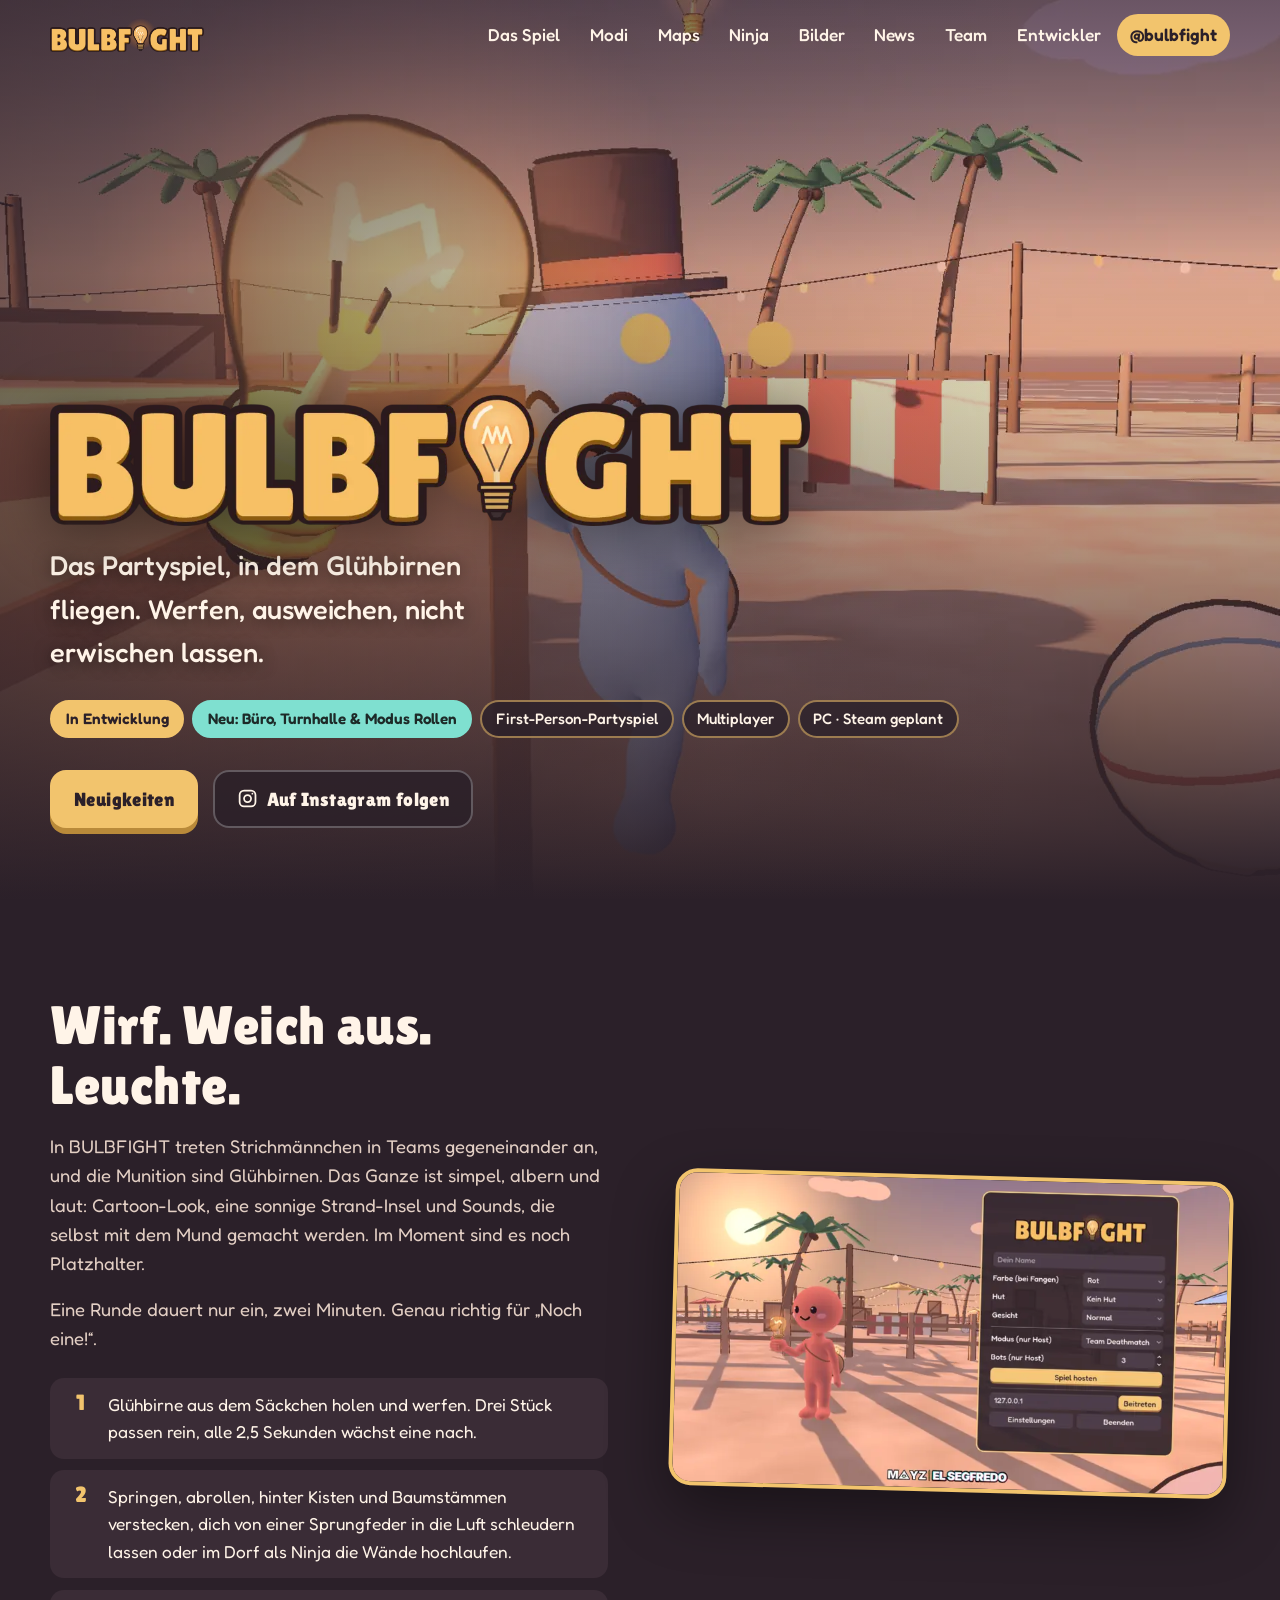
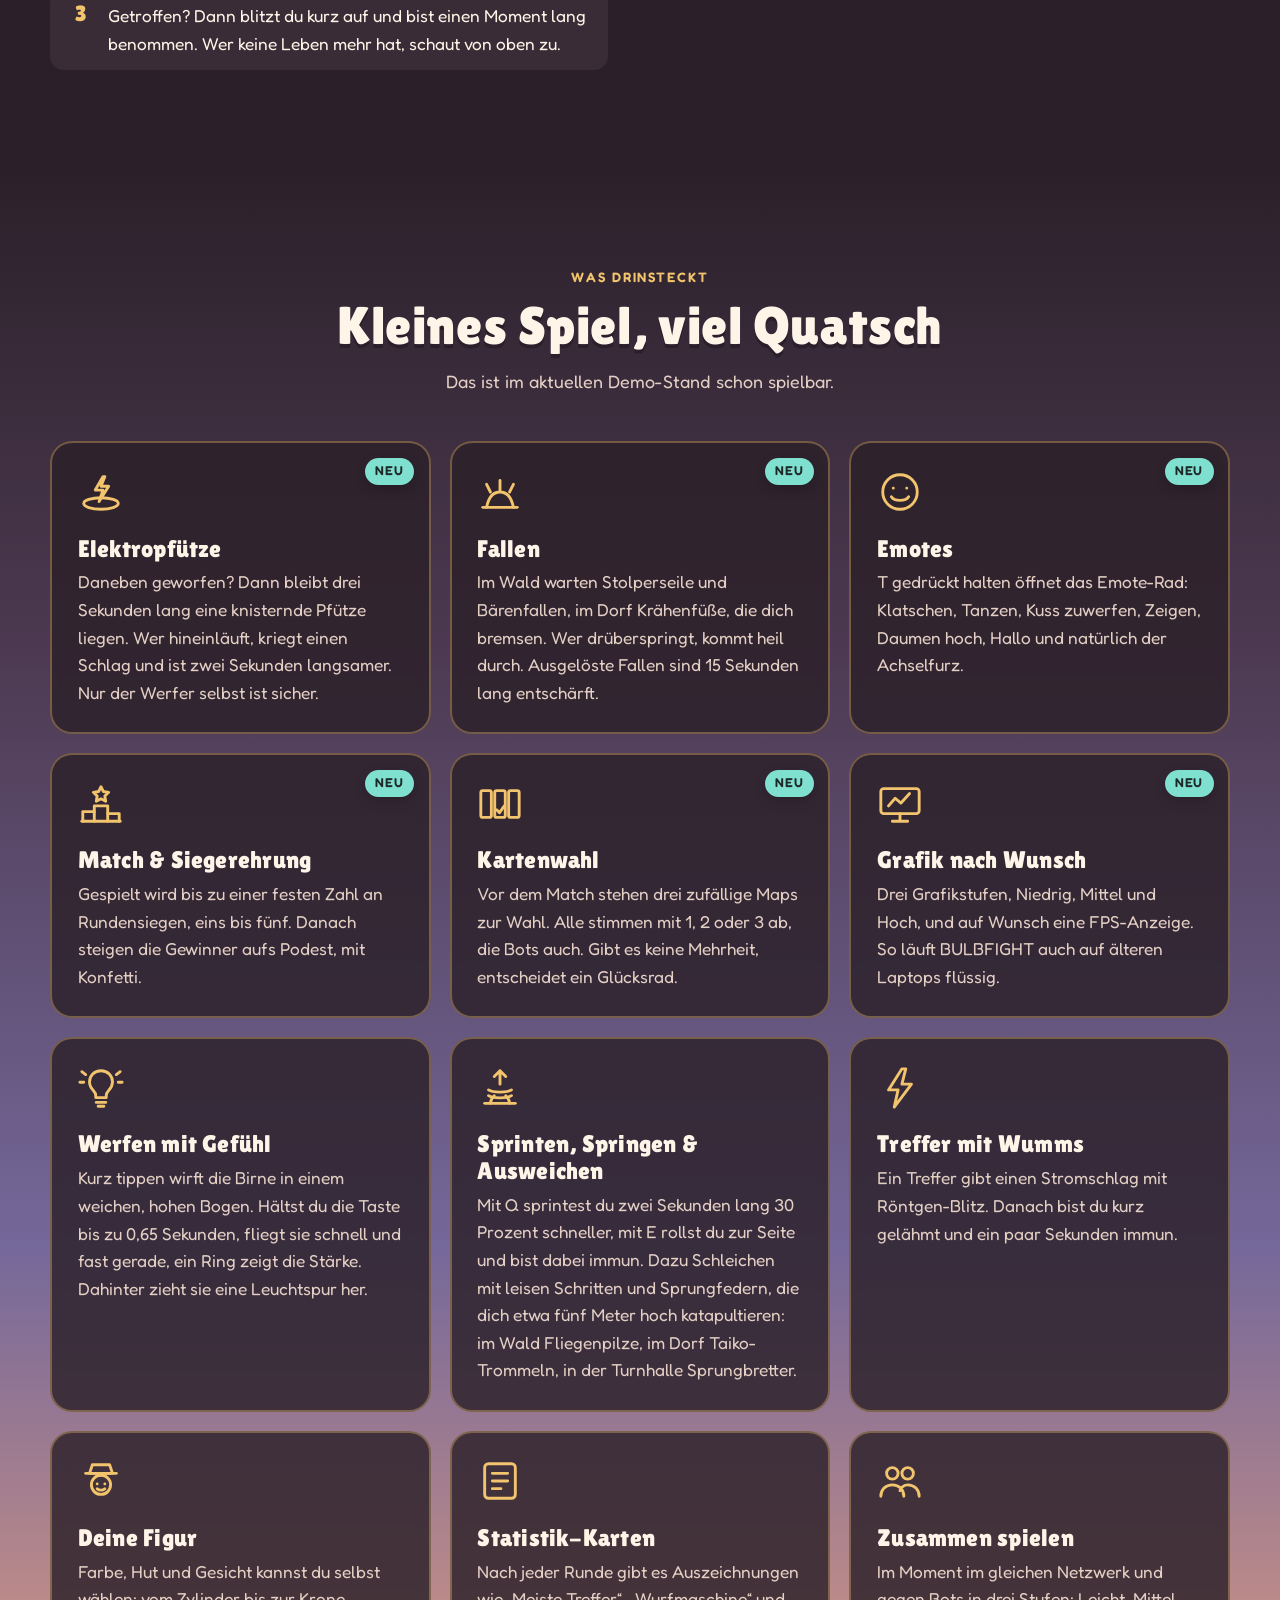
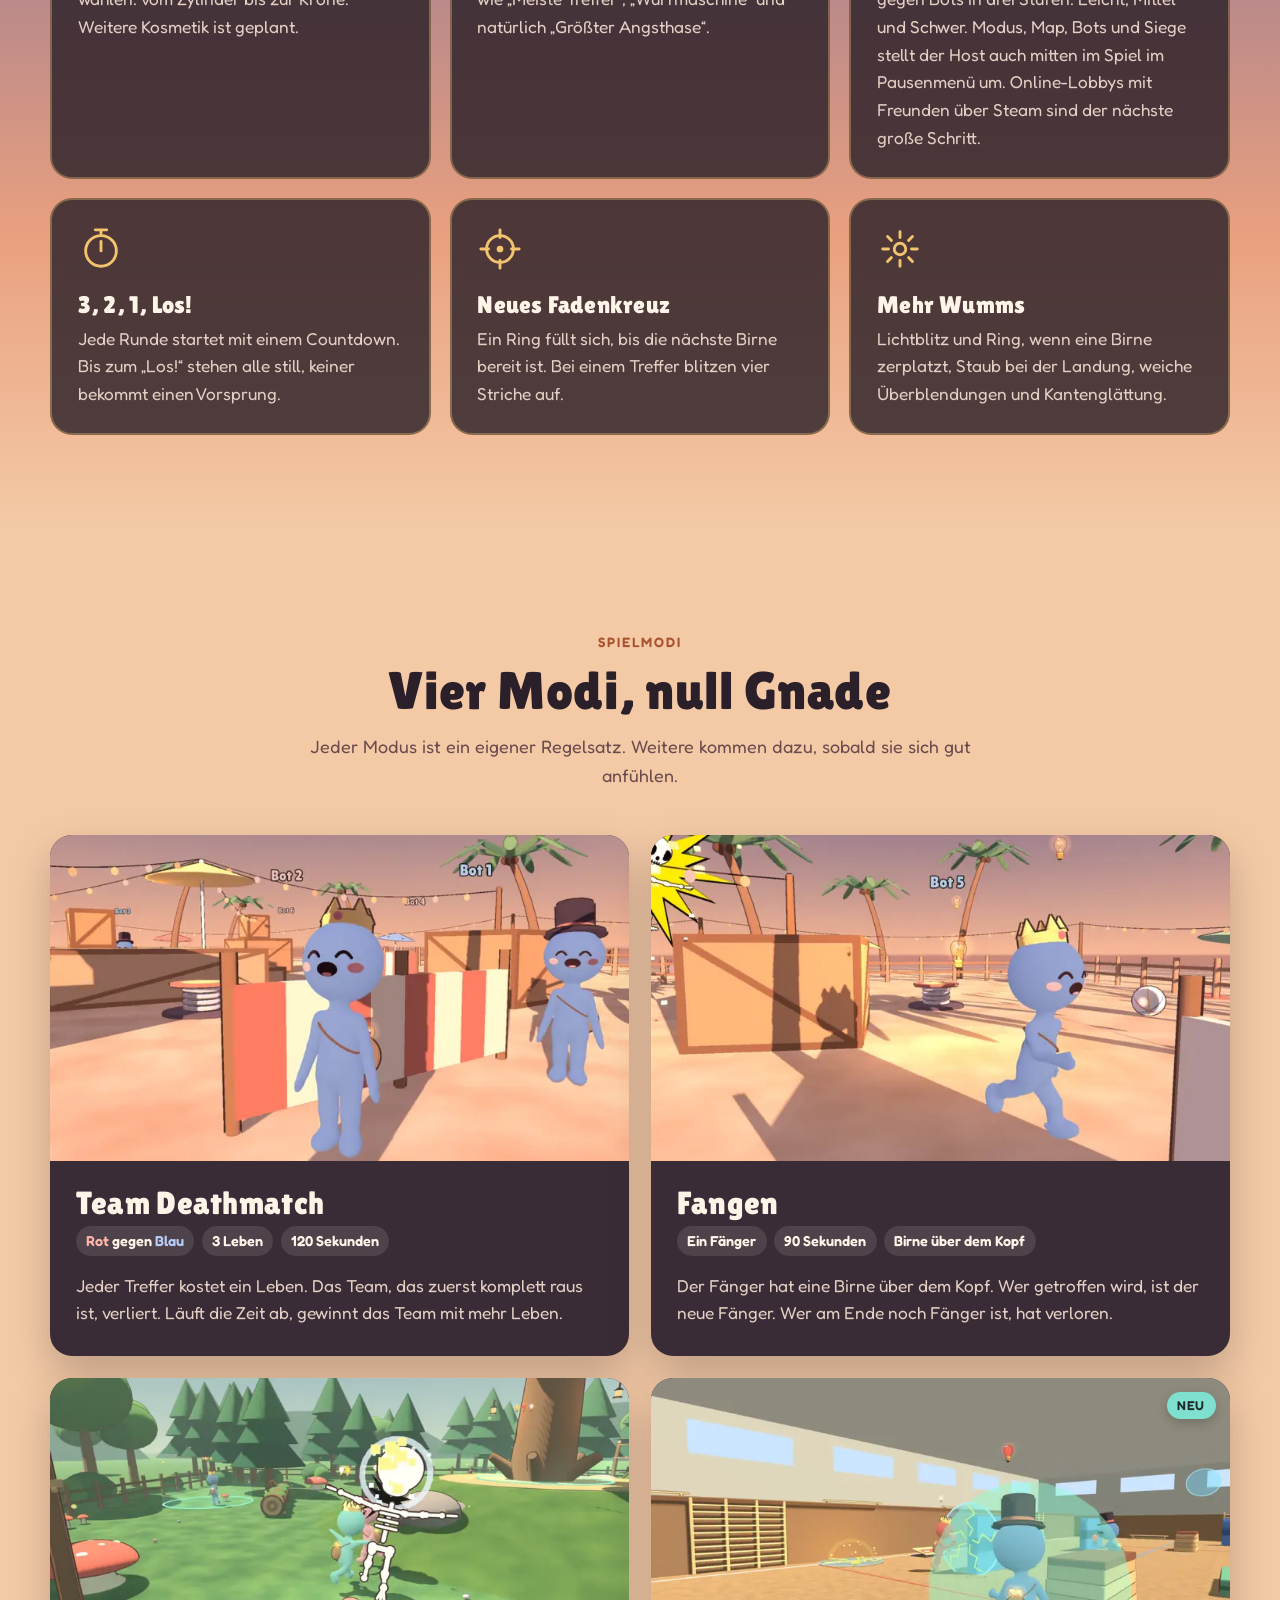
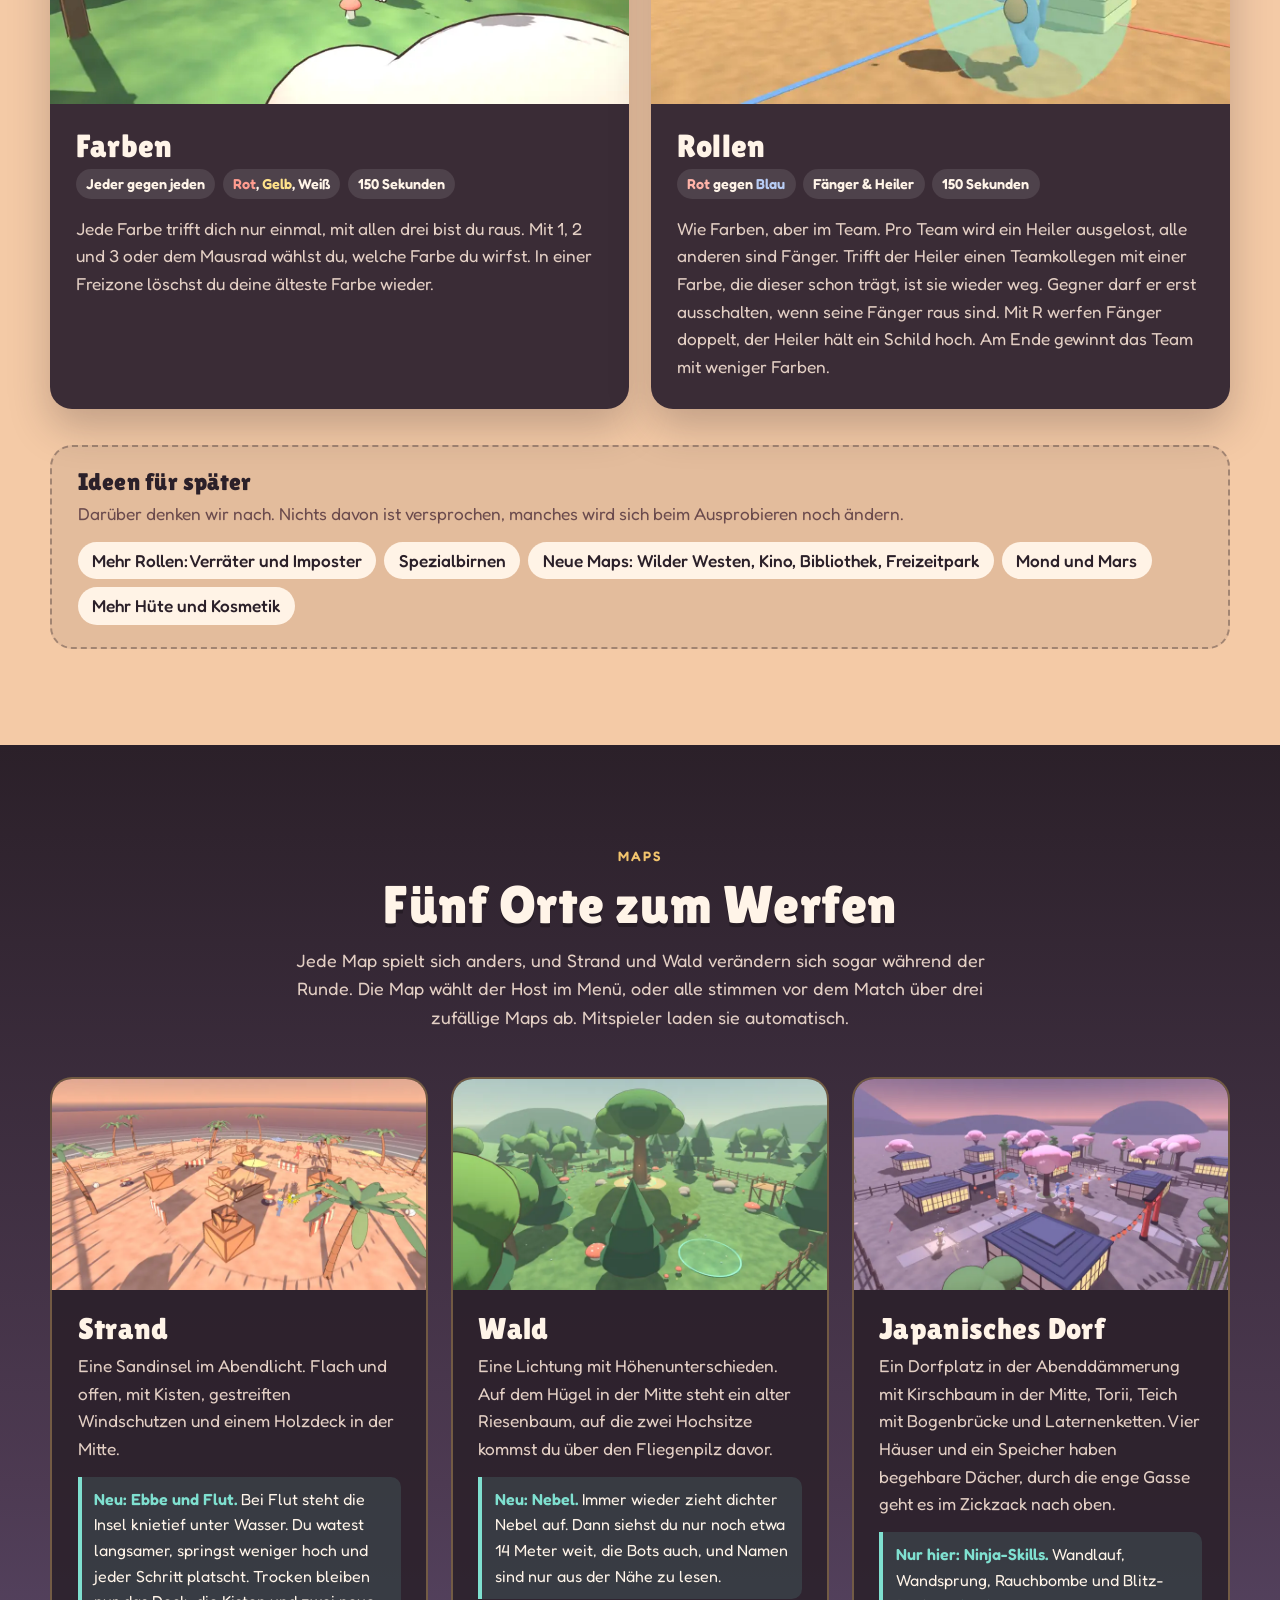
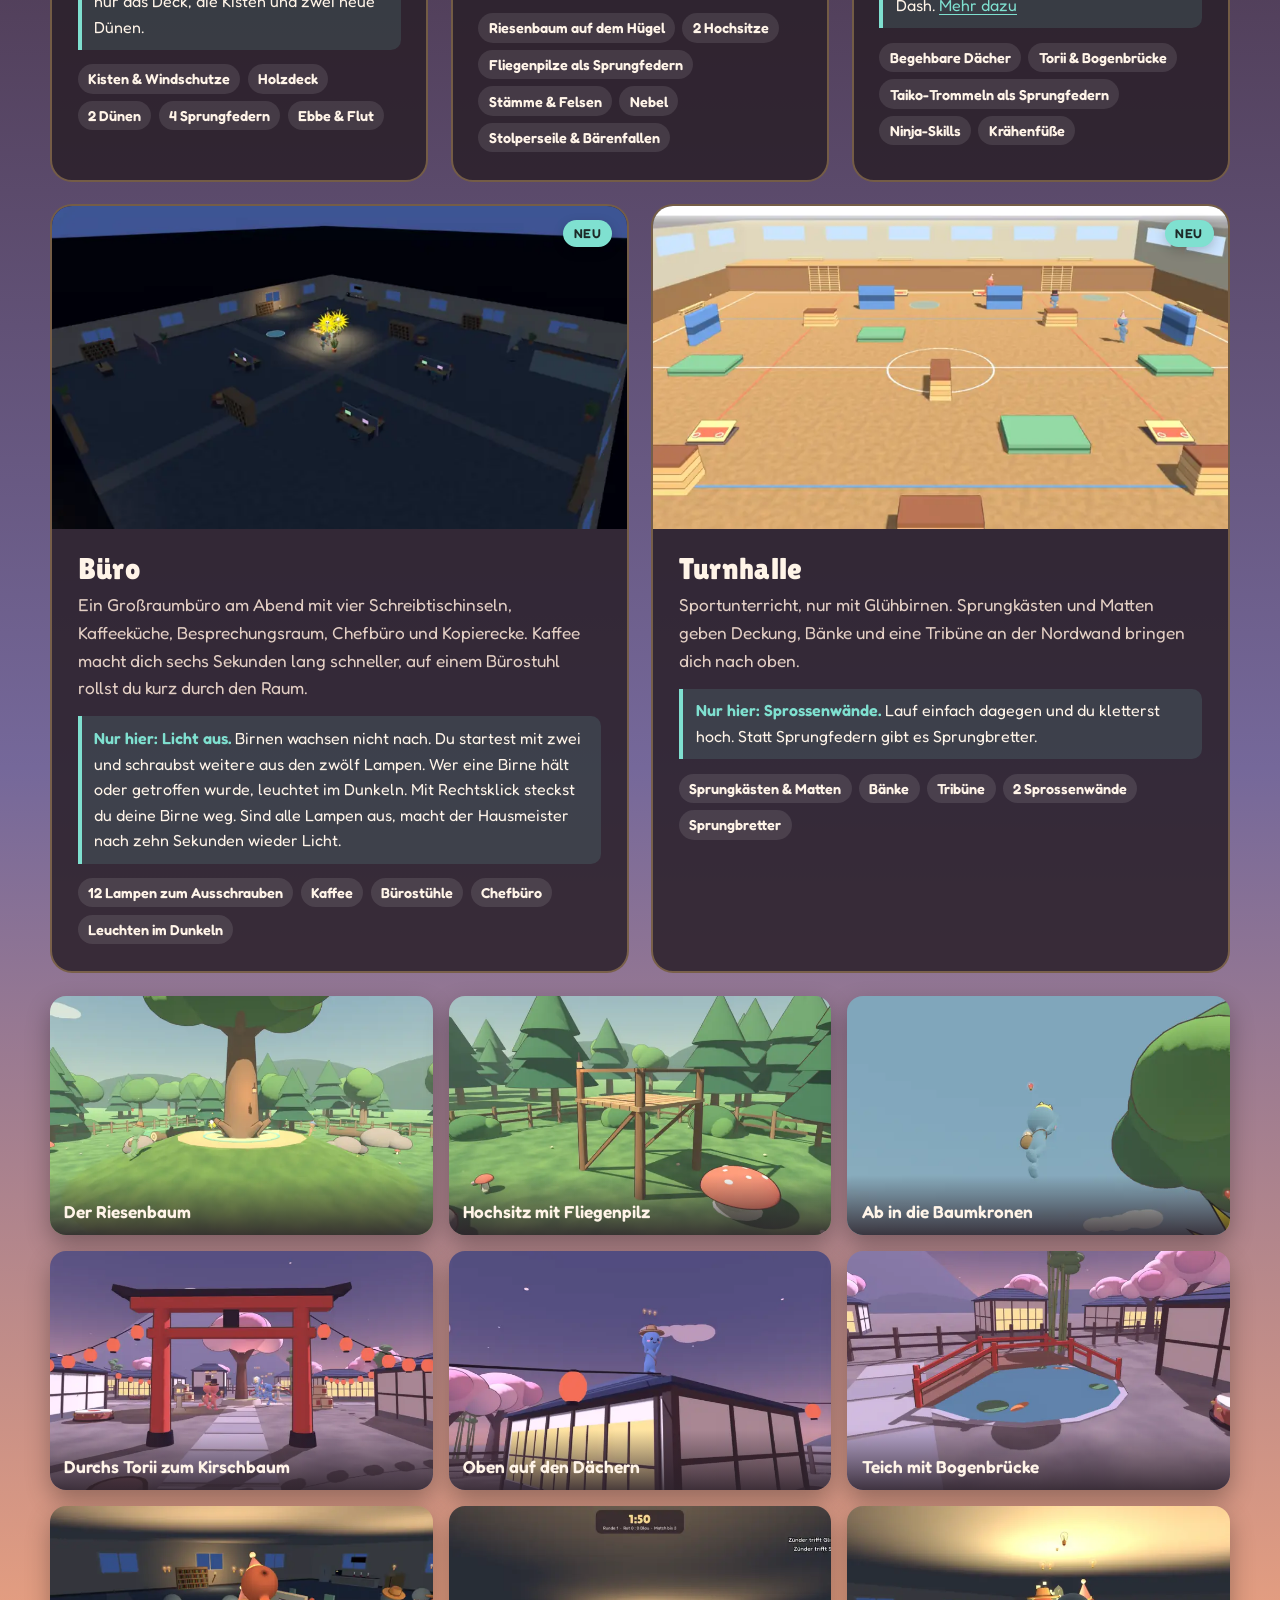
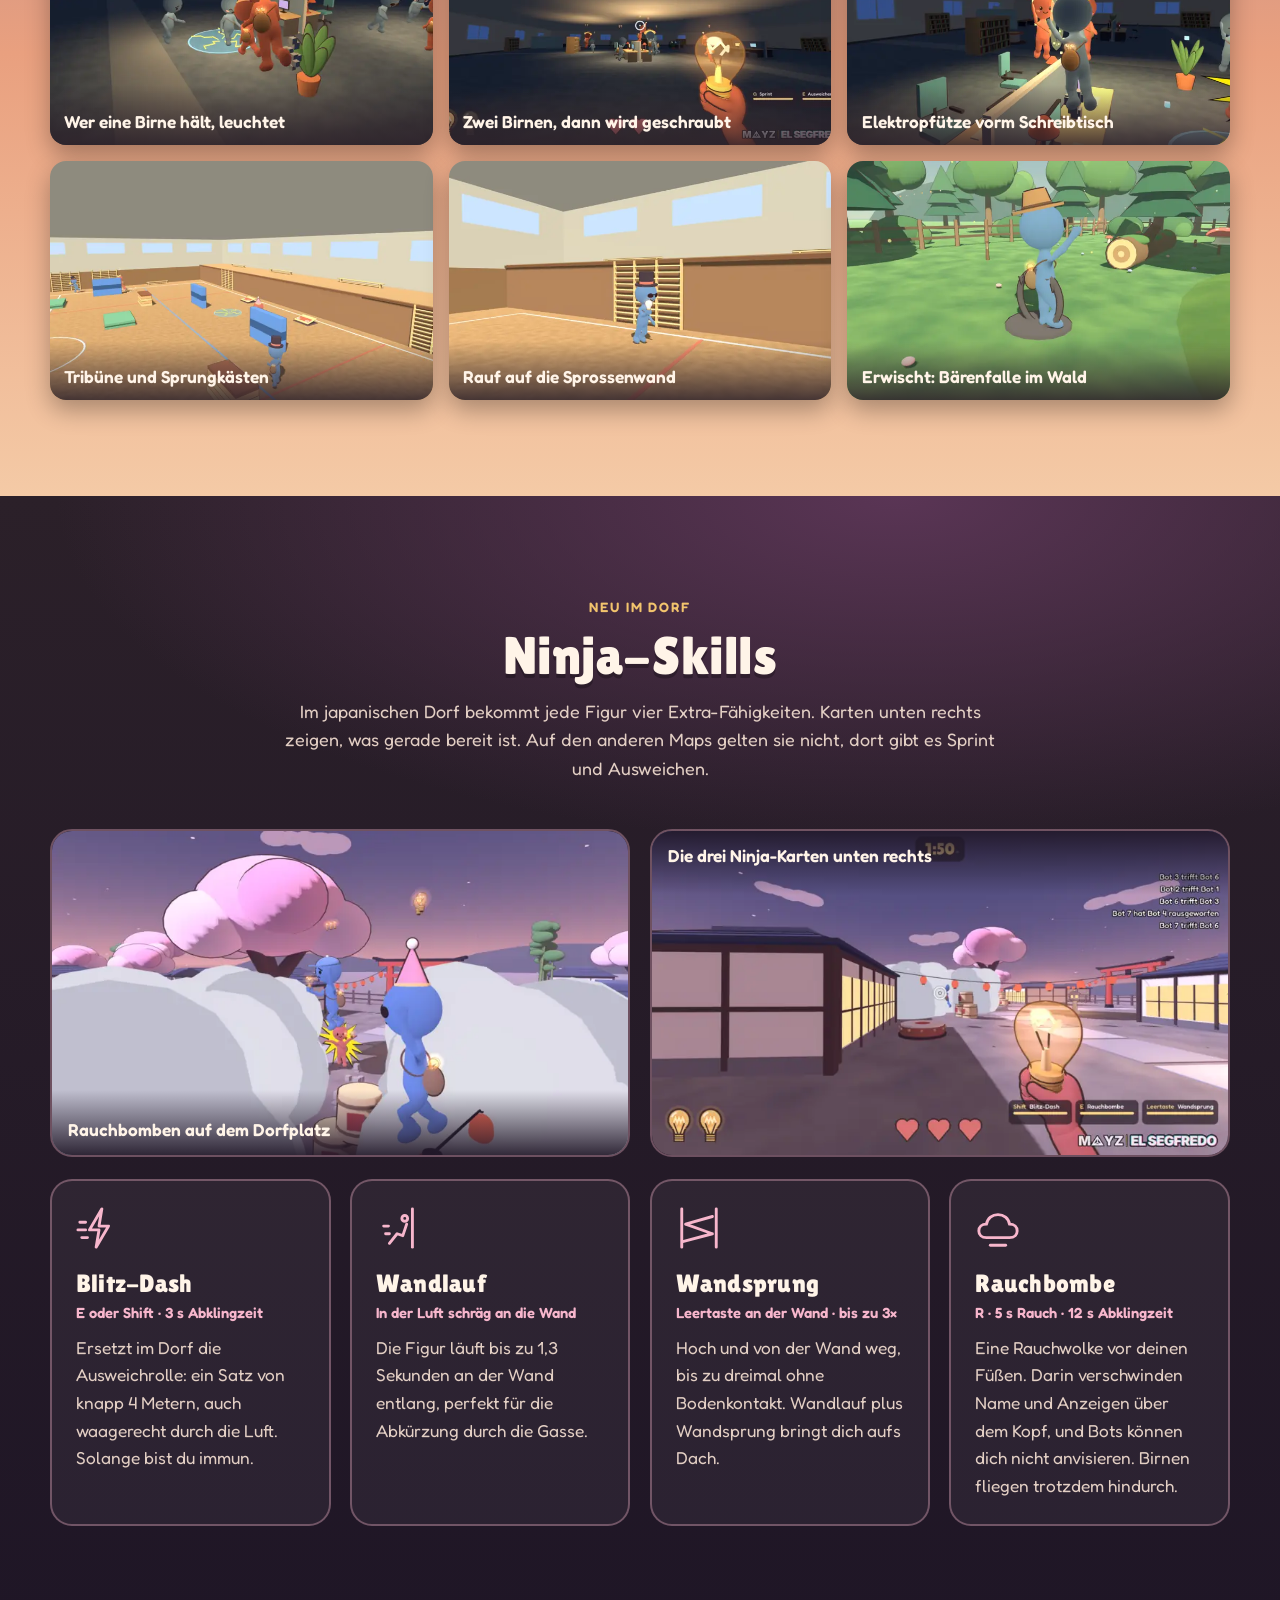
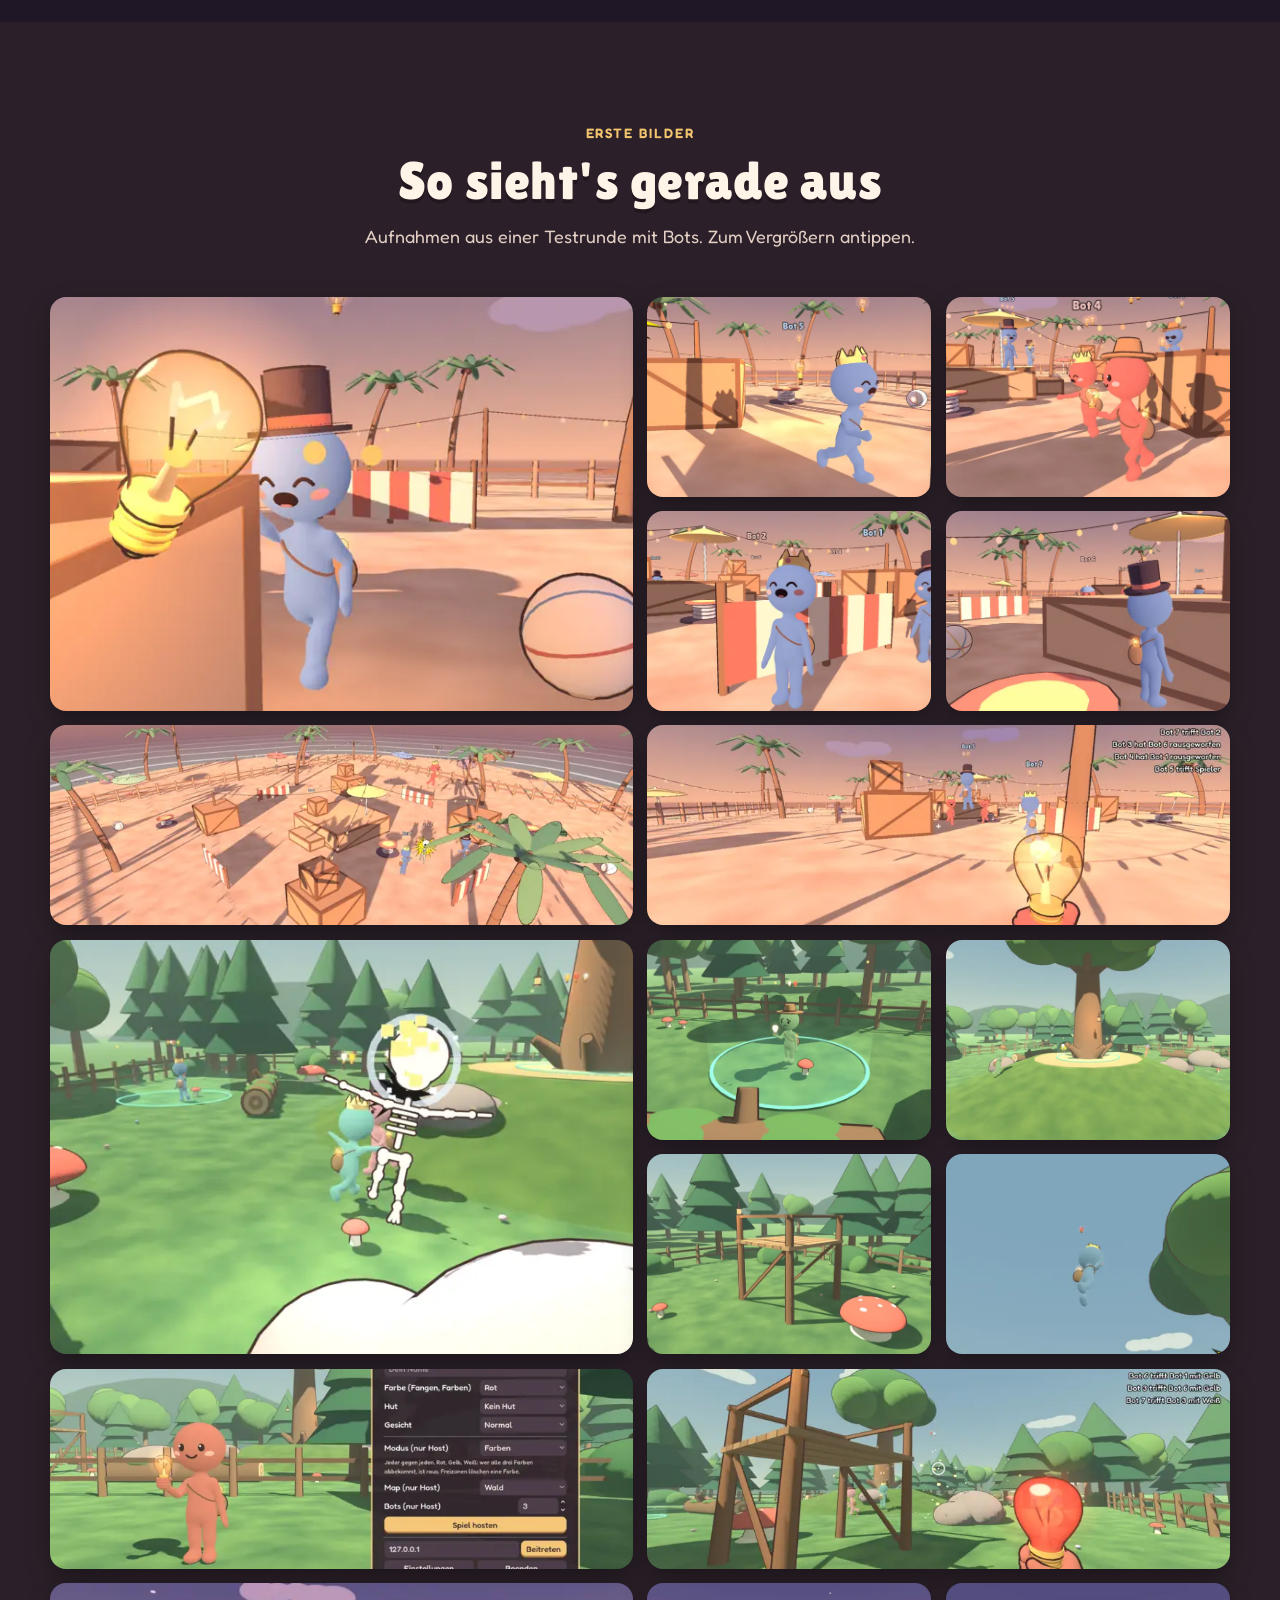
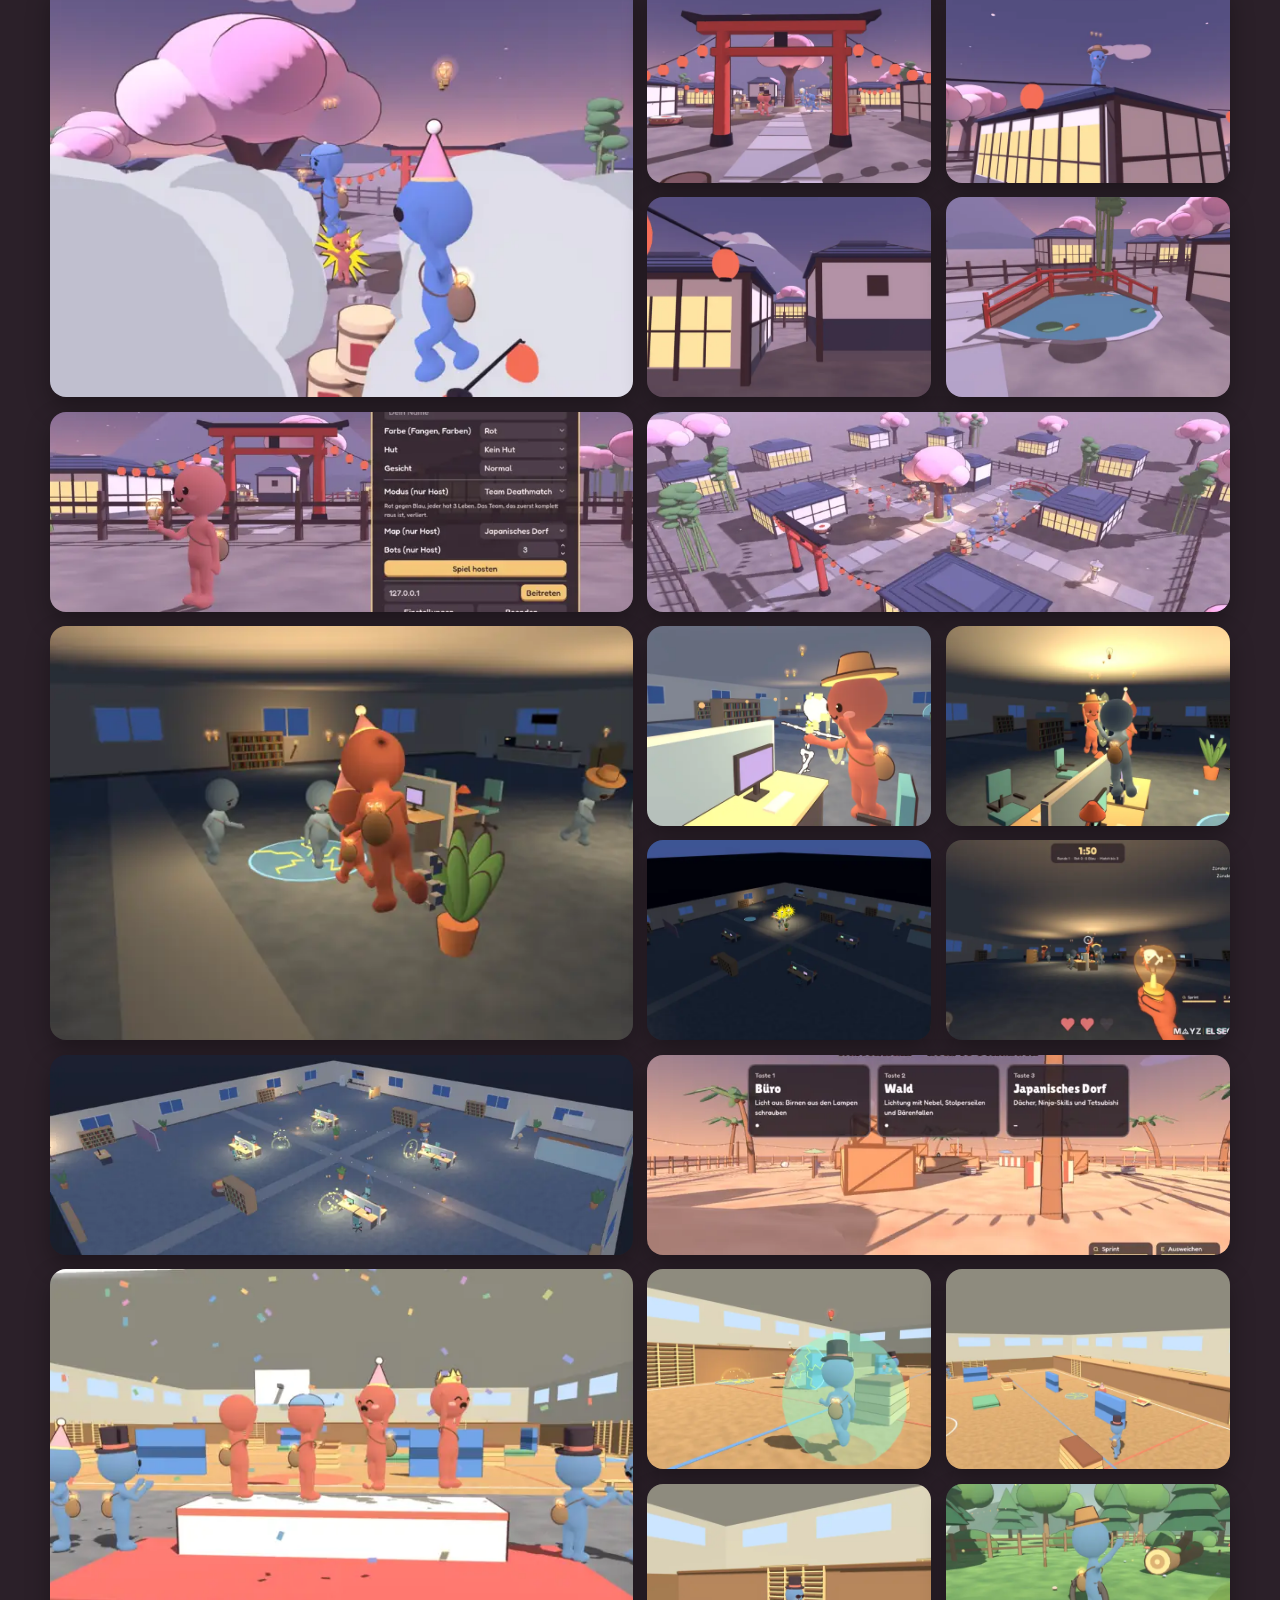
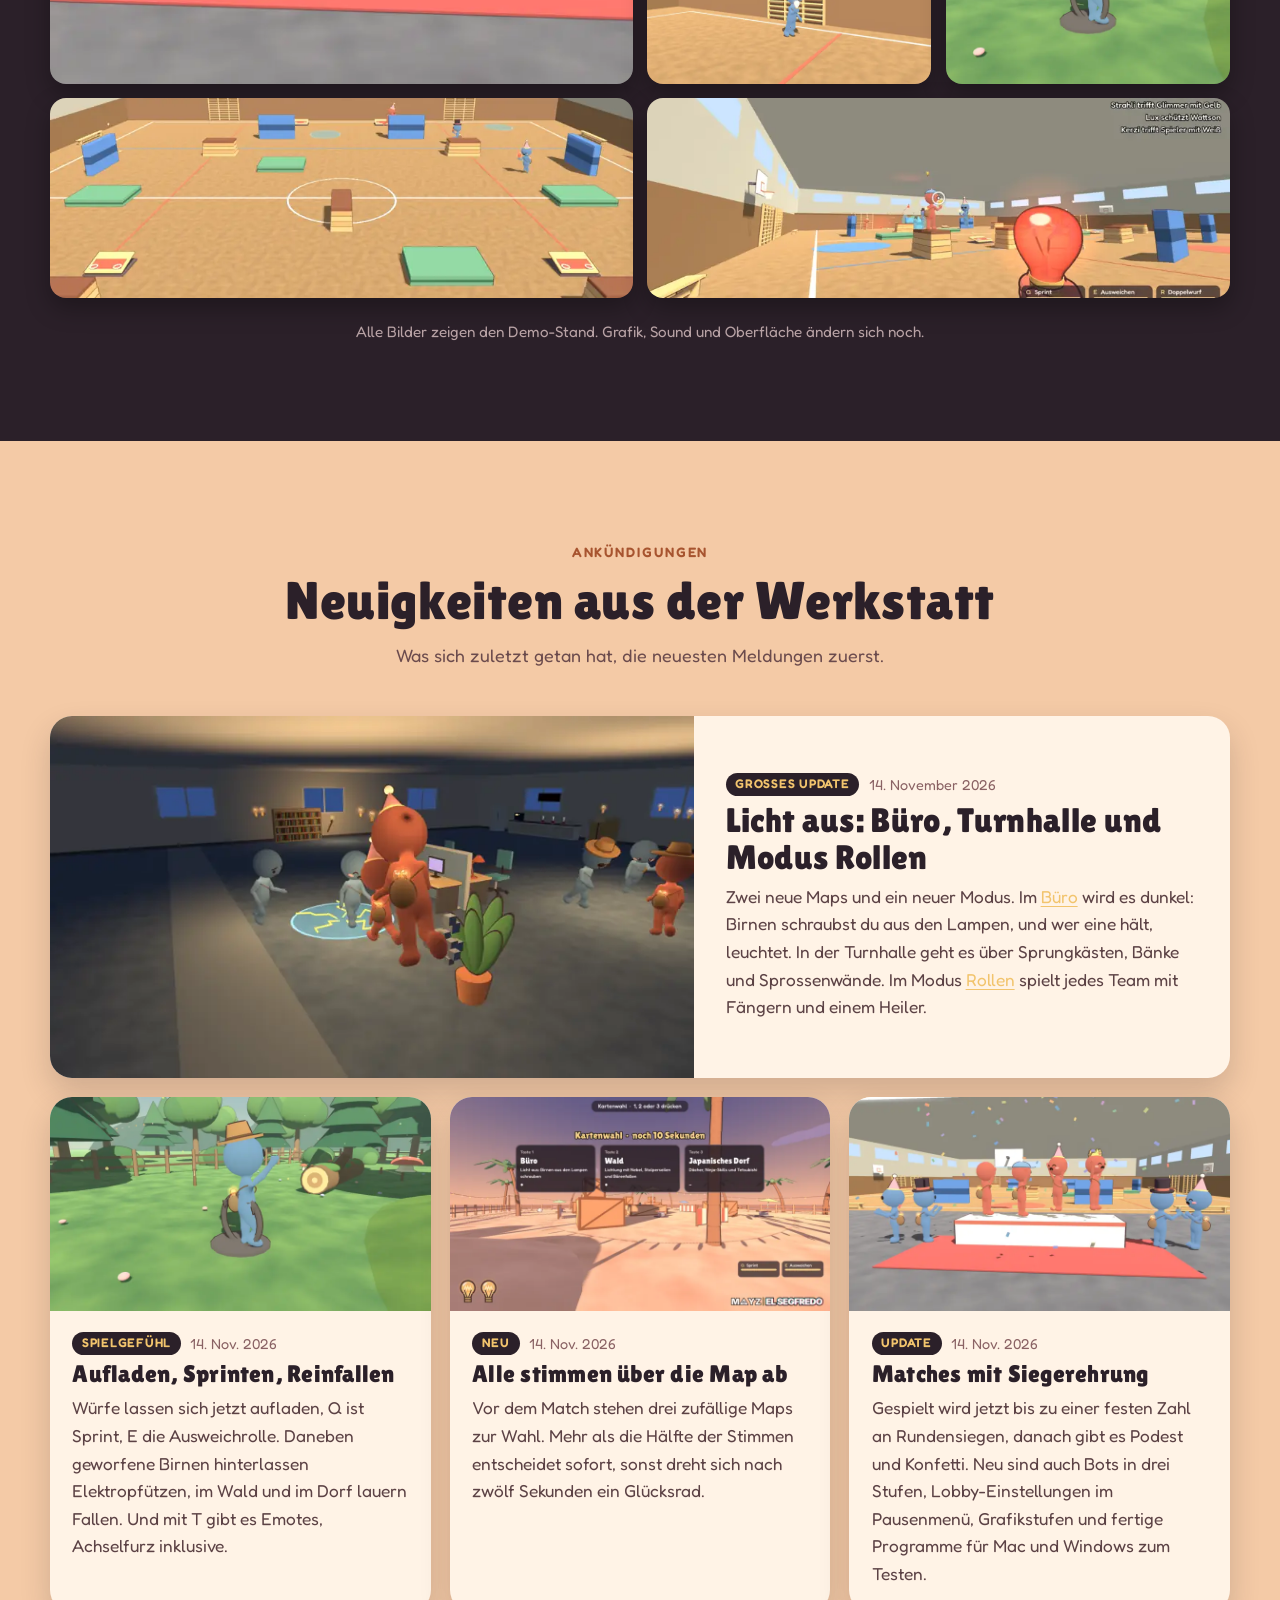
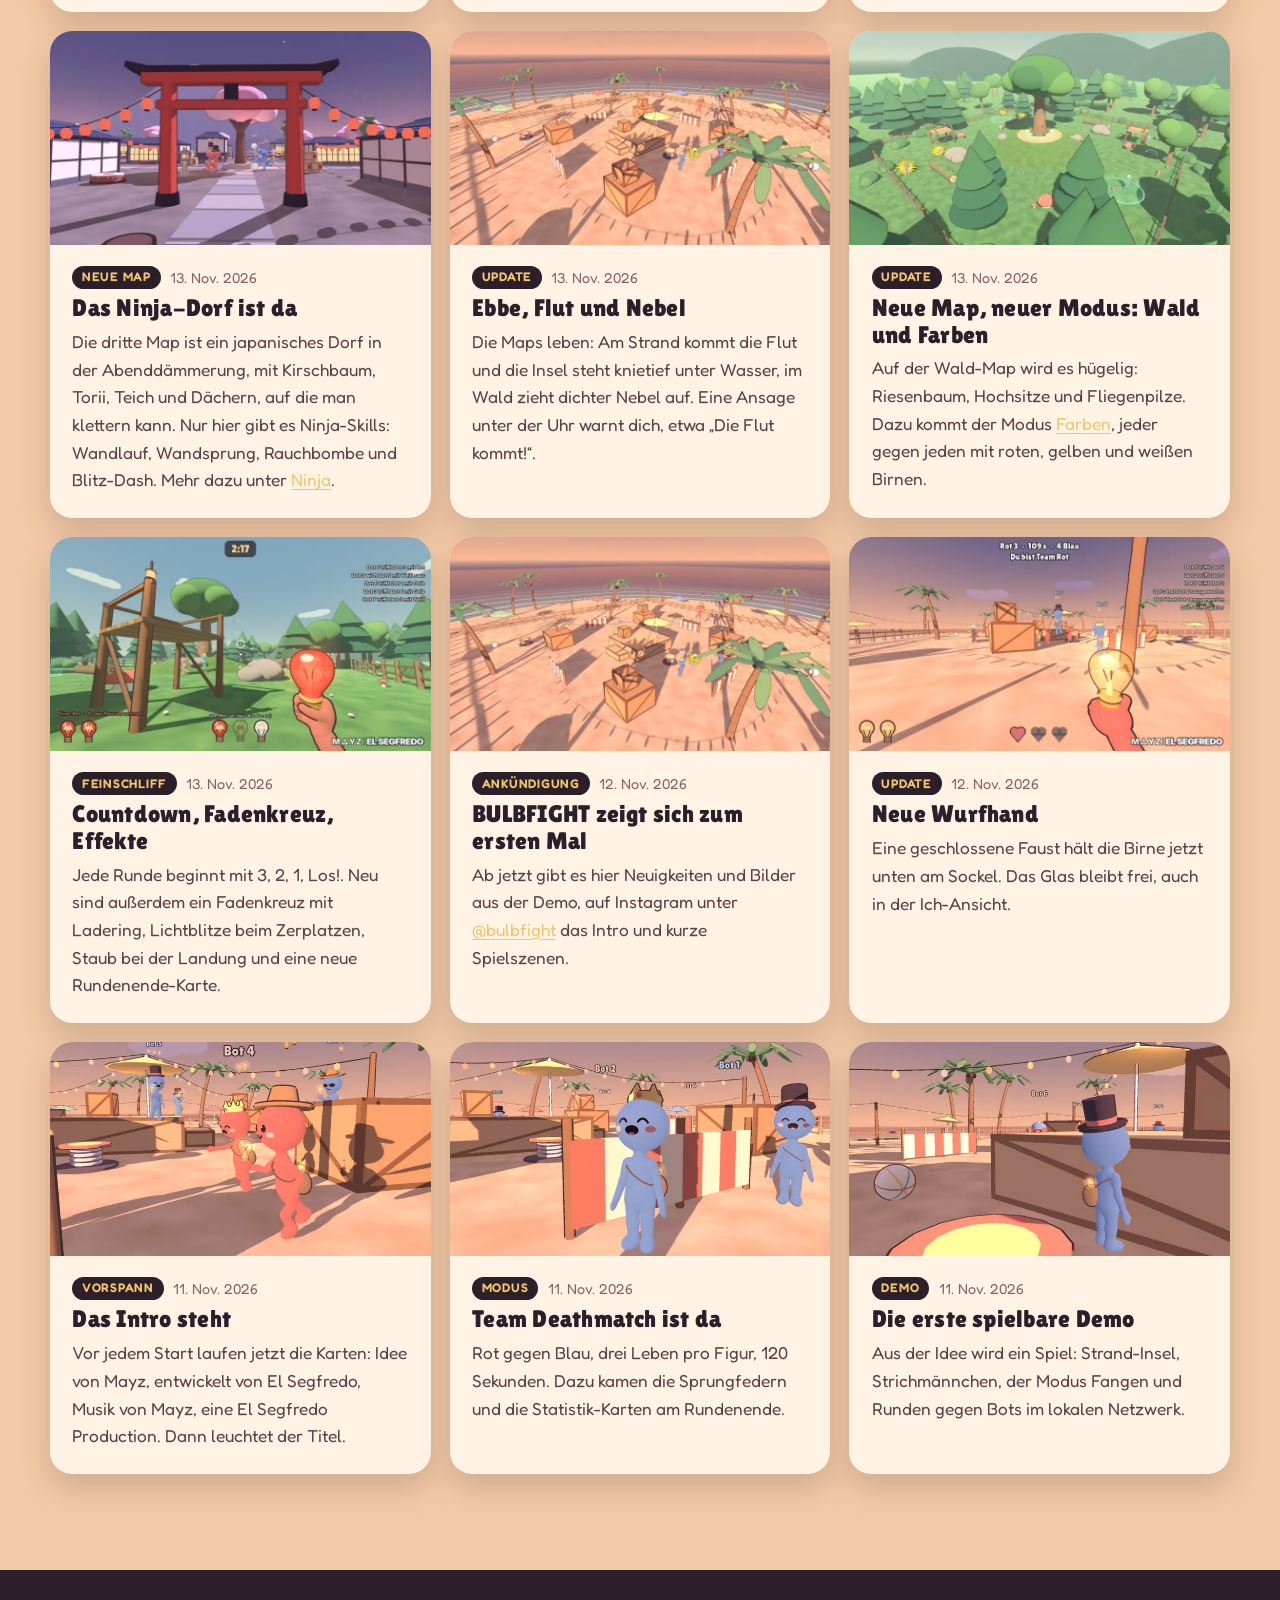
<file: index.html>
<!DOCTYPE html>
<html lang="de">
<head>
  <meta charset="utf-8">
  <meta name="viewport" content="width=device-width, initial-scale=1">
  <title>BULBFIGHT – Das Partyspiel, in dem Glühbirnen fliegen</title>
  <meta name="description" content="BULBFIGHT ist ein albernes First-Person-Partyspiel von El Segfredo, nach einer Idee von Mayz: Strichmännchen werfen sich am Strand mit Glühbirnen ab. Neuigkeiten, erste Bilder, vier Spielmodi, fünf Maps vom Strand bis zum dunklen Büro und Ninja-Skills.">
  <meta name="theme-color" content="#2b2029">
  <meta property="og:type" content="website">
  <meta property="og:title" content="BULBFIGHT – Das Partyspiel, in dem Glühbirnen fliegen">
  <meta property="og:description" content="Werfen, ausweichen, nicht erwischen lassen. Neu: das Ninja-Dorf, Ebbe und Flut am Strand und Nebel im Wald.">
  <meta property="og:image" content="https://bulbfight.github.io/og-bulbfight.jpg">
  <meta property="og:url" content="https://bulbfight.github.io/">
  <link rel="canonical" href="https://bulbfight.github.io/">
  <meta property="og:locale" content="de_DE">
  <meta name="twitter:card" content="summary_large_image">
  <link rel="icon" href="favicon.svg" type="image/svg+xml">
  <link rel="apple-touch-icon" href="apple-touch-icon.png">
  <link rel="preload" href="LilitaOne-Regular.ttf" as="font" type="font/ttf" crossorigin>
  <link rel="stylesheet" href="bulbfight.css">
</head>
<body>
  <a class="skip" href="#inhalt">Zum Inhalt springen</a>

  <header class="top" id="top">
    <div class="wrap">
      <a href="./" aria-label="BULBFIGHT – nach oben"><img class="mini-logo" src="bulbfight-logo.webp" alt="BULBFIGHT" width="1200" height="265"></a>
      <button class="menu-btn" aria-expanded="false" aria-controls="spielnav">Menü</button>
      <nav id="spielnav" aria-label="Hauptnavigation">
        <a href="#spiel">Das Spiel</a>
        <a href="#modi">Modi</a>
        <a href="#maps">Maps</a>
        <a href="#ninja">Ninja</a>
        <a href="#bilder">Bilder</a>
        <a href="#news">News</a>
        <a href="#team">Team</a>
        <a href="https://elsegfredo.github.io/">Entwickler</a>
        <a class="pill" href="https://www.instagram.com/bulbfight/" rel="noopener noreferrer" target="_blank">@bulbfight</a>
      </nav>
    </div>
  </header>

  <main id="inhalt">
    <!-- Start -->
    <section class="hero" aria-labelledby="titel" style="padding:0">
      <div class="bg">
        <img src="wurf.webp" srcset="wurf-800.webp 800w, wurf.webp 1600w" sizes="100vw" alt="" width="1600" height="900" fetchpriority="high">
      </div>
      <div class="wrap">
        <h1 id="titel"><img src="bulbfight-logo.webp" alt="BULBFIGHT" width="1200" height="265"></h1>
        <p class="tagline">Das Partyspiel, in dem Glühbirnen fliegen. Werfen, ausweichen, nicht erwischen lassen.</p>
        <ul class="tags" aria-label="Status">
          <li class="hot">In Entwicklung</li>
          <li class="new"><a href="#news">Neu: Büro, Turnhalle &amp; Modus Rollen</a></li>
          <li>First-Person-Partyspiel</li>
          <li>Multiplayer</li>
          <li>PC · Steam geplant</li>
        </ul>
        <div class="actions">
          <a class="btn btn-gold" href="#news">Neuigkeiten</a>
          <a class="btn btn-dark" href="https://www.instagram.com/bulbfight/" rel="noopener noreferrer" target="_blank">
            <svg class="icon" viewBox="0 0 24 24" aria-hidden="true" fill="none" stroke="currentColor" stroke-width="2"><rect x="3" y="3" width="18" height="18" rx="5"/><circle cx="12" cy="12" r="4"/><circle cx="17.5" cy="6.5" r="1" fill="currentColor" stroke="none"/></svg>
            Auf Instagram folgen
          </a>
        </div>
      </div>
    </section>

    <!-- Das Spiel -->
    <section id="spiel" aria-labelledby="spiel-titel">
      <div class="wrap pitch">
        <div>
          <h2 id="spiel-titel">Wirf. Weich aus. Leuchte.</h2>
          <p>In BULBFIGHT treten Strichmännchen in Teams gegeneinander an, und die Munition sind Glühbirnen. Das Ganze ist simpel, albern und laut: Cartoon-Look, eine sonnige Strand-Insel und Sounds, die selbst mit dem Mund gemacht werden. Im Moment sind es noch Platzhalter.</p>
          <p>Eine Runde dauert nur ein, zwei Minuten. Genau richtig für „Noch eine!“.</p>
          <ul class="rules">
            <li><b>1</b><span>Glühbirne aus dem Säckchen holen und werfen. Drei Stück passen rein, alle 2,5 Sekunden wächst eine nach.</span></li>
            <li><b>2</b><span>Springen, abrollen, hinter Kisten und Baumstämmen verstecken, dich von einer Sprungfeder in die Luft schleudern lassen oder im Dorf als Ninja die Wände hochlaufen.</span></li>
            <li><b>3</b><span>Getroffen? Dann blitzt du kurz auf und bist einen Moment lang benommen. Wer keine Leben mehr hat, schaut von oben zu.</span></li>
          </ul>
        </div>
        <div class="shot">
          <img src="figur.webp" srcset="figur-800.webp 800w, figur.webp 1600w" sizes="(max-width: 860px) 100vw, 560px" alt="Das Hauptmenü von BULBFIGHT: Links steht eine rote Figur mit einer Glühbirne in der Hand am Strand, rechts lassen sich Name, Farbe, Hut, Gesicht, Spielmodus und Anzahl der Bots einstellen." width="1600" height="900" loading="lazy">
        </div>
      </div>
    </section>

    <!-- Features -->
    <section class="sunset" aria-labelledby="features-titel">
      <div class="wrap">
        <div class="head">
          <span class="kicker">Was drinsteckt</span>
          <h2 id="features-titel">Kleines Spiel, viel Quatsch</h2>
          <p>Das ist im aktuellen Demo-Stand schon spielbar.</p>
        </div>
        <div class="features">
          <article class="feature">
            <span class="badge">Neu</span>
            <svg viewBox="0 0 48 48" fill="none" stroke="currentColor" stroke-width="3" stroke-linecap="round" stroke-linejoin="round" aria-hidden="true"><ellipse cx="24" cy="36" rx="18" ry="6"/><path d="M26 8 18 22h8l-4 12 10-16h-8l4-10z"/></svg>
            <h3>Elektropfütze</h3>
            <p>Daneben geworfen? Dann bleibt drei Sekunden lang eine knisternde Pfütze liegen. Wer hineinläuft, kriegt einen Schlag und ist zwei Sekunden langsamer. Nur der Werfer selbst ist sicher.</p>
          </article>
          <article class="feature">
            <span class="badge">Neu</span>
            <svg viewBox="0 0 48 48" fill="none" stroke="currentColor" stroke-width="3" stroke-linecap="round" stroke-linejoin="round" aria-hidden="true"><path d="M6 40h36"/><path d="M10 40c2-10 6-16 14-16s12 6 14 16"/><path d="M14 24l-4-8M24 22V12M34 24l4-8"/></svg>
            <h3>Fallen</h3>
            <p>Im Wald warten Stolperseile und Bärenfallen, im Dorf Krähenfüße, die dich bremsen. Wer drüberspringt, kommt heil durch. Ausgelöste Fallen sind 15 Sekunden lang entschärft.</p>
          </article>
          <article class="feature">
            <span class="badge">Neu</span>
            <svg viewBox="0 0 48 48" fill="none" stroke="currentColor" stroke-width="3" stroke-linecap="round" stroke-linejoin="round" aria-hidden="true"><circle cx="24" cy="24" r="18"/><path d="M17 20h.01M31 20h.01"/><path d="M15 29c3 5 15 5 18 0"/></svg>
            <h3>Emotes</h3>
            <p>T gedrückt halten öffnet das Emote-Rad: Klatschen, Tanzen, Kuss zuwerfen, Zeigen, Daumen hoch, Hallo und natürlich der Achselfurz.</p>
          </article>
          <article class="feature">
            <span class="badge">Neu</span>
            <svg viewBox="0 0 48 48" fill="none" stroke="currentColor" stroke-width="3" stroke-linecap="round" stroke-linejoin="round" aria-hidden="true"><path d="M4 42h40"/><path d="M17 42V26h14v16"/><path d="M5 42V32h12M31 34h12v8"/><path d="M24 6l2.5 5 5.5.8-4 3.9.9 5.5-4.9-2.6-4.9 2.6.9-5.5-4-3.9 5.5-.8z"/></svg>
            <h3>Match &amp; Siegerehrung</h3>
            <p>Gespielt wird bis zu einer festen Zahl an Rundensiegen, eins bis fünf. Danach steigen die Gewinner aufs Podest, mit Konfetti.</p>
          </article>
          <article class="feature">
            <span class="badge">Neu</span>
            <svg viewBox="0 0 48 48" fill="none" stroke="currentColor" stroke-width="3" stroke-linecap="round" stroke-linejoin="round" aria-hidden="true"><rect x="4" y="10" width="11" height="28" rx="2"/><rect x="18.5" y="10" width="11" height="28" rx="2"/><rect x="33" y="10" width="11" height="28" rx="2"/><path d="M20.5 30l3 3 5-7"/></svg>
            <h3>Kartenwahl</h3>
            <p>Vor dem Match stehen drei zufällige Maps zur Wahl. Alle stimmen mit 1, 2 oder 3 ab, die Bots auch. Gibt es keine Mehrheit, entscheidet ein Glücksrad.</p>
          </article>
          <article class="feature">
            <span class="badge">Neu</span>
            <svg viewBox="0 0 48 48" fill="none" stroke="currentColor" stroke-width="3" stroke-linecap="round" stroke-linejoin="round" aria-hidden="true"><rect x="4" y="8" width="40" height="26" rx="3"/><path d="M16 42h16M24 34v8"/><path d="M12 26l7-8 6 5 9-10"/></svg>
            <h3>Grafik nach Wunsch</h3>
            <p>Drei Grafikstufen, Niedrig, Mittel und Hoch, und auf Wunsch eine FPS-Anzeige. So läuft BULBFIGHT auch auf älteren Laptops flüssig.</p>
          </article>
          <article class="feature">
            <svg viewBox="0 0 48 48" fill="none" stroke="currentColor" stroke-width="3" stroke-linecap="round" stroke-linejoin="round" aria-hidden="true"><path d="M24 6c-7 0-12 5.3-12 11.7 0 4.2 2.2 7 4.2 9.2 1.4 1.5 2.3 3.2 2.3 5V34h11v-2.1c0-1.8.9-3.5 2.3-5 2-2.2 4.2-5 4.2-9.2C36 11.3 31 6 24 6z"/><path d="M19 39h10M21 43h6"/><path d="M40 10l4-3M42 18h4M6 18H2M8 10L4 7"/></svg>
            <h3>Werfen mit Gefühl</h3>
            <p>Kurz tippen wirft die Birne in einem weichen, hohen Bogen. Hältst du die Taste bis zu 0,65 Sekunden, fliegt sie schnell und fast gerade, ein Ring zeigt die Stärke. Dahinter zieht sie eine Leuchtspur her.</p>
          </article>
          <article class="feature">
            <svg viewBox="0 0 48 48" fill="none" stroke="currentColor" stroke-width="3" stroke-linecap="round" stroke-linejoin="round" aria-hidden="true"><path d="M8 40h32"/><path d="M14 40c0-4 2-6 4-8M34 40c0-4-2-6-4-8"/><path d="M12 32c4 3 20 3 24 0M12 26c4 3 20 3 24 0"/><path d="M24 20V6M18 12l6-6 6 6"/></svg>
            <h3>Sprinten, Springen &amp; Ausweichen</h3>
            <p>Mit Q sprintest du zwei Sekunden lang 30 Prozent schneller, mit E rollst du zur Seite und bist dabei immun. Dazu Schleichen mit leisen Schritten und Sprungfedern, die dich etwa fünf Meter hoch katapultieren: im Wald Fliegenpilze, im Dorf Taiko-Trommeln, in der Turnhalle Sprungbretter.</p>
          </article>
          <article class="feature">
            <svg viewBox="0 0 48 48" fill="none" stroke="currentColor" stroke-width="3" stroke-linecap="round" stroke-linejoin="round" aria-hidden="true"><path d="M26 4L12 26h10l-4 18 18-24H26l4-16z"/></svg>
            <h3>Treffer mit Wumms</h3>
            <p>Ein Treffer gibt einen Stromschlag mit Röntgen-Blitz. Danach bist du kurz gelähmt und ein paar Sekunden immun.</p>
          </article>
          <article class="feature">
            <svg viewBox="0 0 48 48" fill="none" stroke="currentColor" stroke-width="3" stroke-linecap="round" stroke-linejoin="round" aria-hidden="true"><path d="M12 16h24l-3-9H15z"/><path d="M8 16h32"/><circle cx="24" cy="28" r="10"/><path d="M20 27h.01M28 27h.01"/><path d="M20 32c2 2 6 2 8 0"/></svg>
            <h3>Deine Figur</h3>
            <p>Farbe, Hut und Gesicht kannst du selbst wählen: vom Zylinder bis zur Krone. Weitere Kosmetik ist geplant.</p>
          </article>
          <article class="feature">
            <svg viewBox="0 0 48 48" fill="none" stroke="currentColor" stroke-width="3" stroke-linecap="round" stroke-linejoin="round" aria-hidden="true"><rect x="8" y="6" width="32" height="36" rx="4"/><path d="M16 16h16M16 24h16M16 32h9"/></svg>
            <h3>Statistik-Karten</h3>
            <p>Nach jeder Runde gibt es Auszeichnungen wie „Meiste Treffer“, „Wurfmaschine“ und natürlich „Größter Angsthase“.</p>
          </article>
          <article class="feature">
            <svg viewBox="0 0 48 48" fill="none" stroke="currentColor" stroke-width="3" stroke-linecap="round" stroke-linejoin="round" aria-hidden="true"><circle cx="16" cy="16" r="6"/><circle cx="32" cy="16" r="6"/><path d="M4 40c0-7 5-12 12-12s12 5 12 12M24 34c1.5-3.6 4.4-6 8-6 7 0 12 5 12 12"/></svg>
            <h3>Zusammen spielen</h3>
            <p>Im Moment im gleichen Netzwerk und gegen Bots in drei Stufen: Leicht, Mittel und Schwer. Modus, Map, Bots und Siege stellt der Host auch mitten im Spiel im Pausenmenü um. Online-Lobbys mit Freunden über Steam sind der nächste große Schritt.</p>
          </article>
          <article class="feature">
            <svg viewBox="0 0 48 48" fill="none" stroke="currentColor" stroke-width="3" stroke-linecap="round" stroke-linejoin="round" aria-hidden="true"><circle cx="24" cy="26" r="16"/><path d="M24 26V16M24 4v4M18 4h12"/></svg>
            <h3>3, 2, 1, Los!</h3>
            <p>Jede Runde startet mit einem Countdown. Bis zum „Los!“ stehen alle still, keiner bekommt einen Vorsprung.</p>
          </article>
          <article class="feature">
            <svg viewBox="0 0 48 48" fill="none" stroke="currentColor" stroke-width="3" stroke-linecap="round" stroke-linejoin="round" aria-hidden="true"><circle cx="24" cy="24" r="14"/><path d="M24 4v8M24 36v8M4 24h8M36 24h8"/><circle cx="24" cy="24" r="2" fill="currentColor"/></svg>
            <h3>Neues Fadenkreuz</h3>
            <p>Ein Ring füllt sich, bis die nächste Birne bereit ist. Bei einem Treffer blitzen vier Striche auf.</p>
          </article>
          <article class="feature">
            <svg viewBox="0 0 48 48" fill="none" stroke="currentColor" stroke-width="3" stroke-linecap="round" stroke-linejoin="round" aria-hidden="true"><path d="M24 6v6M24 36v6M6 24h6M36 24h6M11 11l4 4M33 33l4 4M37 11l-4 4M15 33l-4 4"/><circle cx="24" cy="24" r="6"/></svg>
            <h3>Mehr Wumms</h3>
            <p>Lichtblitz und Ring, wenn eine Birne zerplatzt, Staub bei der Landung, weiche Überblendungen und Kantenglättung.</p>
          </article>
        </div>
      </div>
    </section>

    <!-- Modi -->
    <section id="modi" class="sand" aria-labelledby="modi-titel">
      <div class="wrap">
        <div class="head">
          <span class="kicker">Spielmodi</span>
          <h2 id="modi-titel">Vier Modi, null Gnade</h2>
          <p>Jeder Modus ist ein eigener Regelsatz. Weitere kommen dazu, sobald sie sich gut anfühlen.</p>
        </div>
        <div class="modes">
          <article class="mode">
            <img src="team-blau-800.webp" srcset="team-blau-800.webp 800w, team-blau.webp 1600w" sizes="(max-width: 820px) 100vw, 580px" alt="Zwei blaue Figuren mit Krone und Zylinder stehen hinter einem gestreiften Windschutz." width="800" height="417" loading="lazy">
            <div class="body">
              <h3>Team Deathmatch</h3>
              <ul class="facts" aria-label="Eckdaten"><li><span class="team-red">Rot</span> gegen <span class="team-blue">Blau</span></li><li>3 Leben</li><li>120 Sekunden</li></ul>
              <p>Jeder Treffer kostet ein Leben. Das Team, das zuerst komplett raus ist, verliert. Läuft die Zeit ab, gewinnt das Team mit mehr Leben.</p>
            </div>
          </article>
          <article class="mode">
            <img src="treffer-800.webp" srcset="treffer-800.webp 800w, treffer.webp 1600w" sizes="(max-width: 820px) 100vw, 580px" alt="Eine blaue Figur mit Krone rennt davon, während links eine andere Figur getroffen wird und im Röntgen-Blitz aufleuchtet." width="800" height="417" loading="lazy">
            <div class="body">
              <h3>Fangen</h3>
              <ul class="facts" aria-label="Eckdaten"><li>Ein Fänger</li><li>90 Sekunden</li><li>Birne über dem Kopf</li></ul>
              <p>Der Fänger hat eine Birne über dem Kopf. Wer getroffen wird, ist der neue Fänger. Wer am Ende noch Fänger ist, hat verloren.</p>
            </div>
          </article>
          <article class="mode">
            <img src="farben-szene-800.webp" srcset="farben-szene-800.webp 800w, farben-szene.webp 1600w" sizes="(max-width: 980px) 100vw, 580px" alt="Modus Farben im Wald: Figuren werfen rote, gelbe und weiße Glühbirnen." width="800" height="450" loading="lazy">
            <div class="body">
              <h3>Farben</h3>
              <ul class="facts" aria-label="Eckdaten"><li>Jeder gegen jeden</li><li><span class="tint-r">Rot</span>, <span class="tint-y">Gelb</span>, Weiß</li><li>150 Sekunden</li></ul>
              <p>Jede Farbe trifft dich nur einmal, mit allen drei bist du raus. Mit 1, 2 und 3 oder dem Mausrad wählst du, welche Farbe du wirfst. In einer Freizone löschst du deine älteste Farbe wieder.</p>
            </div>
          </article>
          <article class="mode">
            <span class="badge">Neu</span>
            <img src="rollen-schild-800.webp" srcset="rollen-schild-800.webp 800w, rollen-schild.webp 1600w" sizes="(max-width: 980px) 100vw, 580px" alt="Modus Rollen in der Turnhalle: Eine blaue Heiler-Figur mit Zylinder steht in einer grün leuchtenden Schutzblase." width="800" height="450" loading="lazy">
            <div class="body">
              <h3>Rollen</h3>
              <ul class="facts" aria-label="Eckdaten"><li><span class="team-red">Rot</span> gegen <span class="team-blue">Blau</span></li><li>Fänger &amp; Heiler</li><li>150 Sekunden</li></ul>
              <p>Wie Farben, aber im Team. Pro Team wird ein Heiler ausgelost, alle anderen sind Fänger. Trifft der Heiler einen Teamkollegen mit einer Farbe, die dieser schon trägt, ist sie wieder weg. Gegner darf er erst ausschalten, wenn seine Fänger raus sind. Mit R werfen Fänger doppelt, der Heiler hält ein Schild hoch. Am Ende gewinnt das Team mit weniger Farben.</p>
            </div>
          </article>
        </div>
        <div class="later">
          <h3>Ideen für später</h3>
          <p>Darüber denken wir nach. Nichts davon ist versprochen, manches wird sich beim Ausprobieren noch ändern.</p>
          <ul>
            <li>Mehr Rollen: Verräter und Imposter</li>
            <li>Spezialbirnen</li>
            <li>Neue Maps: Wilder Westen, Kino, Bibliothek, Freizeitpark</li>
            <li>Mond und Mars</li>
            <li>Mehr Hüte und Kosmetik</li>
          </ul>
        </div>
      </div>
    </section>

    <!-- Maps -->
    <section id="maps" class="sunset" aria-labelledby="maps-titel">
      <div class="wrap">
        <div class="head">
          <span class="kicker">Maps</span>
          <h2 id="maps-titel">Fünf Orte zum Werfen</h2>
          <p>Jede Map spielt sich anders, und Strand und Wald verändern sich sogar während der Runde. Die Map wählt der Host im Menü, oder alle stimmen vor dem Match über drei zufällige Maps ab. Mitspieler laden sie automatisch.</p>
        </div>
        <div class="maps">
          <article class="map">
            <img src="insel-800.webp" srcset="insel-800.webp 800w, insel.webp 1600w" sizes="(max-width: 860px) 100vw, 560px" alt="Die Strand-Insel von oben mit Kisten, Palmen, Holzdeck und Meer." width="800" height="450" loading="lazy">
            <div class="body">
              <h3>Strand</h3>
              <p>Eine Sandinsel im Abendlicht. Flach und offen, mit Kisten, gestreiften Windschutzen und einem Holzdeck in der Mitte.</p>
              <p class="dyn"><b>Neu: Ebbe und Flut.</b> Bei Flut steht die Insel knietief unter Wasser. Du watest langsamer, springst weniger hoch und jeder Schritt platscht. Trocken bleiben nur das Deck, die Kisten und zwei neue Dünen.</p>
              <ul class="facts" aria-label="Ausstattung"><li>Kisten &amp; Windschutze</li><li>Holzdeck</li><li>2 Dünen</li><li>4 Sprungfedern</li><li>Ebbe &amp; Flut</li></ul>
            </div>
          </article>
          <article class="map">
            <img src="wald-800.webp" srcset="wald-800.webp 800w, wald.webp 1600w" sizes="(max-width: 860px) 100vw, 560px" alt="Die Wald-Lichtung von oben: ein Hügel mit Riesenbaum in der Mitte, Hochsitze, Fliegenpilze, Felsen und Baumstämme, rundherum Wald." width="800" height="450" loading="lazy">
            <div class="body">
              <h3>Wald</h3>
              <p>Eine Lichtung mit Höhenunterschieden. Auf dem Hügel in der Mitte steht ein alter Riesenbaum, auf die zwei Hochsitze kommst du über den Fliegenpilz davor.</p>
              <p class="dyn"><b>Neu: Nebel.</b> Immer wieder zieht dichter Nebel auf. Dann siehst du nur noch etwa 14 Meter weit, die Bots auch, und Namen sind nur aus der Nähe zu lesen.</p>
              <ul class="facts" aria-label="Ausstattung"><li>Riesenbaum auf dem Hügel</li><li>2 Hochsitze</li><li>Fliegenpilze als Sprungfedern</li><li>Stämme &amp; Felsen</li><li>Nebel</li><li>Stolperseile &amp; Bärenfallen</li></ul>
            </div>
          </article>
          <article class="map">
            <img src="dorf-800.webp" srcset="dorf-800.webp 800w, dorf.webp 1600w" sizes="(max-width: 860px) 100vw, 560px" alt="Das japanische Dorf von oben in der Abenddämmerung: Häuser mit blauen Dächern, Kirschbäume, das rote Torii, Laternenketten und ein Teich mit Bogenbrücke." width="800" height="450" loading="lazy">
            <div class="body">
              <h3>Japanisches Dorf</h3>
              <p>Ein Dorfplatz in der Abenddämmerung mit Kirschbaum in der Mitte, Torii, Teich mit Bogenbrücke und Laternenketten. Vier Häuser und ein Speicher haben begehbare Dächer, durch die enge Gasse geht es im Zickzack nach oben.</p>
              <p class="dyn"><b>Nur hier: Ninja-Skills.</b> Wandlauf, Wandsprung, Rauchbombe und Blitz-Dash. <a href="#ninja">Mehr dazu</a></p>
              <ul class="facts" aria-label="Ausstattung"><li>Begehbare Dächer</li><li>Torii &amp; Bogenbrücke</li><li>Taiko-Trommeln als Sprungfedern</li><li>Ninja-Skills</li><li>Krähenfüße</li></ul>
            </div>
          </article>
          <article class="map">
            <span class="badge">Neu</span>
            <img src="buero-dunkel-800.webp" srcset="buero-dunkel-800.webp 800w, buero-dunkel.webp 1600w" sizes="(max-width: 860px) 100vw, 560px" alt="Das Großraumbüro am Abend von oben: Schreibtischinseln, Regale und Fenster, fast alle Lampen sind aus, nur wenige leuchten noch." width="800" height="450" loading="lazy">
            <div class="body">
              <h3>Büro</h3>
              <p>Ein Großraumbüro am Abend mit vier Schreibtischinseln, Kaffeeküche, Besprechungsraum, Chefbüro und Kopierecke. Kaffee macht dich sechs Sekunden lang schneller, auf einem Bürostuhl rollst du kurz durch den Raum.</p>
              <p class="dyn"><b>Nur hier: Licht aus.</b> Birnen wachsen nicht nach. Du startest mit zwei und schraubst weitere aus den zwölf Lampen. Wer eine Birne hält oder getroffen wurde, leuchtet im Dunkeln. Mit Rechtsklick steckst du deine Birne weg. Sind alle Lampen aus, macht der Hausmeister nach zehn Sekunden wieder Licht.</p>
              <ul class="facts" aria-label="Ausstattung"><li>12 Lampen zum Ausschrauben</li><li>Kaffee</li><li>Bürostühle</li><li>Chefbüro</li><li>Leuchten im Dunkeln</li></ul>
            </div>
          </article>
          <article class="map">
            <span class="badge">Neu</span>
            <img src="turnhalle-800.webp" srcset="turnhalle-800.webp 800w, turnhalle.webp 1600w" sizes="(max-width: 860px) 100vw, 560px" alt="Die Turnhalle von oben: Hallenboden mit Linien, Sprungkästen, grüne Matten, Bänke, Sprungbretter und Sprossenwände." width="800" height="450" loading="lazy">
            <div class="body">
              <h3>Turnhalle</h3>
              <p>Sportunterricht, nur mit Glühbirnen. Sprungkästen und Matten geben Deckung, Bänke und eine Tribüne an der Nordwand bringen dich nach oben.</p>
              <p class="dyn"><b>Nur hier: Sprossenwände.</b> Lauf einfach dagegen und du kletterst hoch. Statt Sprungfedern gibt es Sprungbretter.</p>
              <ul class="facts" aria-label="Ausstattung"><li>Sprungkästen &amp; Matten</li><li>Bänke</li><li>Tribüne</li><li>2 Sprossenwände</li><li>Sprungbretter</li></ul>
            </div>
          </article>
        </div>
        <div class="map-strip">
          <figure><img src="wald-baum-800.webp" alt="Der alte Riesenbaum auf dem Hügel in der Mitte der Lichtung." width="800" height="450" loading="lazy"><figcaption>Der Riesenbaum</figcaption></figure>
          <figure><img src="wald-hochsitz-800.webp" alt="Ein hölzerner Hochsitz am Waldrand, davor ein großer roter Fliegenpilz." width="800" height="450" loading="lazy"><figcaption>Hochsitz mit Fliegenpilz</figcaption></figure>
          <figure><img src="wald-pilz-800.webp" alt="Eine Figur mit Zylinder fliegt nach dem Sprung auf einen Fliegenpilz hoch über die Bäume." width="800" height="450" loading="lazy"><figcaption>Ab in die Baumkronen</figcaption></figure>
        </div>
        <div class="map-strip">
          <figure><img src="dorf-torii-800.webp" alt="Blick durch das rote Torii auf den Kirschbaum in der Mitte des Dorfplatzes, darüber Laternenketten." width="800" height="450" loading="lazy"><figcaption>Durchs Torii zum Kirschbaum</figcaption></figure>
          <figure><img src="dorf-dach-800.webp" alt="Eine blaue Figur mit Strohhut steht auf dem Dach eines Hauses." width="800" height="450" loading="lazy"><figcaption>Oben auf den Dächern</figcaption></figure>
          <figure><img src="dorf-teich-800.webp" alt="Der Teich mit roter Bogenbrücke, Seerosen und Koi, dahinter Bambus und Kirschbäume." width="800" height="450" loading="lazy"><figcaption>Teich mit Bogenbrücke</figcaption></figure>
        </div>
        <div class="map-strip">
          <figure><img src="buero-szene-800.webp" alt="Im dunklen Büro leuchten Figuren mit Birnen zwischen den Schreibtischen, auf dem Boden knistert eine blaue Elektropfütze." width="800" height="450" loading="lazy"><figcaption>Wer eine Birne hält, leuchtet</figcaption></figure>
          <figure><img src="buero-ich-800.webp" alt="Ich-Ansicht im dunklen Büro: Die Hand hält eine leuchtende Birne, unten links zwei Birnen im Vorrat, unten rechts die Karten Sprint und Ausweichen." width="800" height="450" loading="lazy"><figcaption>Zwei Birnen, dann wird geschraubt</figcaption></figure>
          <figure><img src="buero-pfuetze-800.webp" alt="Figuren mit Partyhüten an einer Schreibtischinsel, auf dem Boden eine Elektropfütze." width="800" height="450" loading="lazy"><figcaption>Elektropfütze vorm Schreibtisch</figcaption></figure>
        </div>
        <div class="map-strip">
          <figure><img src="turnhalle-tribuene-800.webp" alt="Die Turnhalle mit Tribüne an der Wand, Sprossenwänden, Sprungkästen und Matten." width="800" height="450" loading="lazy"><figcaption>Tribüne und Sprungkästen</figcaption></figure>
          <figure><img src="turnhalle-sprossenwand-800.webp" alt="Eine blaue Figur mit Zylinder klettert eine Sprossenwand hoch." width="800" height="450" loading="lazy"><figcaption>Rauf auf die Sprossenwand</figcaption></figure>
          <figure><img src="wald-baerenfalle-800.webp" alt="Eine blaue Figur mit Cowboyhut steckt im Wald in einer Bärenfalle fest." width="800" height="450" loading="lazy"><figcaption>Erwischt: Bärenfalle im Wald</figcaption></figure>
        </div>
      </div>
    </section>

    <!-- Ninja -->
    <section id="ninja" class="night" aria-labelledby="ninja-titel">
      <div class="wrap">
        <div class="head">
          <span class="kicker">Neu im Dorf</span>
          <h2 id="ninja-titel">Ninja-Skills</h2>
          <p>Im japanischen Dorf bekommt jede Figur vier Extra-Fähigkeiten. Karten unten rechts zeigen, was gerade bereit ist. Auf den anderen Maps gelten sie nicht, dort gibt es Sprint und Ausweichen.</p>
        </div>
        <div class="ninja-shots">
          <figure><img src="dorf-rauch-800.webp" srcset="dorf-rauch-800.webp 800w, dorf-rauch.webp 1600w" sizes="(max-width: 860px) 100vw, 560px" alt="Rauchwolken einer Rauchbombe auf dem Dorfplatz, dazwischen wird eine Figur getroffen." width="800" height="450" loading="lazy"><figcaption>Rauchbomben auf dem Dorfplatz</figcaption></figure>
          <figure class="cap-top"><img src="dorf-ich-800.webp" srcset="dorf-ich-800.webp 800w, dorf-ich.webp 1600w" sizes="(max-width: 860px) 100vw, 560px" alt="Ich-Ansicht im Dorf: Die Hand hält eine Glühbirne, unten rechts zeigen drei Karten Blitz-Dash, Rauchbombe und Wandsprung." width="800" height="450" loading="lazy"><figcaption>Die drei Ninja-Karten unten rechts</figcaption></figure>
        </div>
        <div class="skills">
          <article class="skill">
            <svg viewBox="0 0 48 48" fill="none" stroke="currentColor" stroke-width="3" stroke-linecap="round" stroke-linejoin="round" aria-hidden="true"><path d="M27 4 14 26h10l-3 18 13-22H24z"/><path d="M4 18h6M2 26h8M6 34h6"/></svg>
            <h3>Blitz-Dash</h3>
            <p class="key">E oder Shift · 3 s Abklingzeit</p>
            <p>Ersetzt im Dorf die Ausweichrolle: ein Satz von knapp 4 Metern, auch waagerecht durch die Luft. Solange bist du immun.</p>
          </article>
          <article class="skill">
            <svg viewBox="0 0 48 48" fill="none" stroke="currentColor" stroke-width="3" stroke-linecap="round" stroke-linejoin="round" aria-hidden="true"><path d="M38 4v40"/><path d="M14 40l8-10 6 2 4-12"/><circle cx="30" cy="14" r="3"/><path d="M10 30h4M8 22h5"/></svg>
            <h3>Wandlauf</h3>
            <p class="key">In der Luft schräg an die Wand</p>
            <p>Die Figur läuft bis zu 1,3 Sekunden an der Wand entlang, perfekt für die Abkürzung durch die Gasse.</p>
          </article>
          <article class="skill">
            <svg viewBox="0 0 48 48" fill="none" stroke="currentColor" stroke-width="3" stroke-linecap="round" stroke-linejoin="round" aria-hidden="true"><path d="M6 4v40M42 4v40"/><path d="M8 38l30-8M38 30 10 20M10 20l28-8"/></svg>
            <h3>Wandsprung</h3>
            <p class="key">Leertaste an der Wand · bis zu 3×</p>
            <p>Hoch und von der Wand weg, bis zu dreimal ohne Bodenkontakt. Wandlauf plus Wandsprung bringt dich aufs Dach.</p>
          </article>
          <article class="skill">
            <svg viewBox="0 0 48 48" fill="none" stroke="currentColor" stroke-width="3" stroke-linecap="round" stroke-linejoin="round" aria-hidden="true"><path d="M12 34c-5 0-8-3-8-7s3-7 8-7c1-6 6-10 12-10s11 4 12 10c5 0 8 3 8 7s-3 7-8 7z"/><path d="M16 42h16"/></svg>
            <h3>Rauchbombe</h3>
            <p class="key">R · 5 s Rauch · 12 s Abklingzeit</p>
            <p>Eine Rauchwolke vor deinen Füßen. Darin verschwinden Name und Anzeigen über dem Kopf, und Bots können dich nicht anvisieren. Birnen fliegen trotzdem hindurch.</p>
          </article>
        </div>
      </div>
    </section>

    <!-- Bilder -->
    <section id="bilder" aria-labelledby="bilder-titel">
      <div class="wrap">
        <div class="head">
          <span class="kicker">Erste Bilder</span>
          <h2 id="bilder-titel">So sieht's gerade aus</h2>
          <p>Aufnahmen aus einer Testrunde mit Bots. Zum Vergrößern antippen.</p>
        </div>
        <div class="gallery" id="galerie">
          <button class="big" data-full="wurf.webp" aria-label="Bild vergrößern: Glühbirne im Anflug"><img src="wurf-800.webp" alt="Eine Glühbirne fliegt auf eine blaue Figur mit Zylinder zu, daneben liegt ein Wasserball im Sand." width="800" height="450" loading="lazy"></button>
          <button data-full="treffer.webp" aria-label="Bild vergrößern: Treffer"><img src="treffer-800.webp" alt="Treffer mit Röntgen-Blitz, im Vordergrund rennt eine blaue Figur mit Krone." width="800" height="417" loading="lazy"></button>
          <button data-full="angriff.webp" aria-label="Bild vergrößern: Angriff"><img src="angriff-800.webp" alt="Zwei rote Figuren holen zum Wurf aus." width="800" height="417" loading="lazy"></button>
          <button data-full="team-blau.webp" aria-label="Bild vergrößern: Team Blau"><img src="team-blau-800.webp" alt="Zwei blaue Figuren mit Krone und Zylinder hinter einem Windschutz." width="800" height="417" loading="lazy"></button>
          <button data-full="deckung.webp" aria-label="Bild vergrößern: In Deckung"><img src="deckung-800.webp" alt="Eine blaue Figur mit Zylinder versteckt sich hinter einer großen Holzkiste." width="800" height="417" loading="lazy"></button>
          <button class="wide" data-full="insel.webp" aria-label="Bild vergrößern: Die Strand-Insel"><img src="insel-800.webp" alt="Die Strand-Insel von oben: Kisten, Palmen, Sonnenschirme, ein Holzdeck in der Mitte und ein Zaun am Rand, rundherum das Meer." width="800" height="450" loading="lazy"></button>
          <button class="wide" data-full="ich-ansicht.webp" aria-label="Bild vergrößern: Ich-Ansicht"><img src="ich-ansicht-800.webp" alt="Ich-Ansicht: Die eigene Hand hält eine Glühbirne, unten sind Vorrat und Leben zu sehen." width="800" height="450" loading="lazy"></button>
          <button class="big" data-full="farben-szene.webp" aria-label="Bild vergrößern: Modus Farben im Wald"><img src="farben-szene-800.webp" alt="Modus Farben im Wald: Figuren werfen rote, gelbe und weiße Glühbirnen." width="800" height="450" loading="lazy"></button>
          <button data-full="farben-freizone.webp" aria-label="Bild vergrößern: Freizone"><img src="farben-freizone-800.webp" alt="Eine Figur steht in einer türkis leuchtenden Freizone und löscht eine Farbe." width="800" height="450" loading="lazy"></button>
          <button data-full="wald-baum.webp" aria-label="Bild vergrößern: Riesenbaum"><img src="wald-baum-800.webp" alt="Der alte Riesenbaum auf dem Hügel." width="800" height="450" loading="lazy"></button>
          <button data-full="wald-hochsitz.webp" aria-label="Bild vergrößern: Hochsitz"><img src="wald-hochsitz-800.webp" alt="Ein Hochsitz mit Fliegenpilz davor." width="800" height="450" loading="lazy"></button>
          <button data-full="wald-pilz.webp" aria-label="Bild vergrößern: Flug vom Fliegenpilz"><img src="wald-pilz-800.webp" alt="Eine Figur fliegt nach dem Sprung auf einen Fliegenpilz in die Luft." width="800" height="450" loading="lazy"></button>
          <button class="wide" data-full="menu-wald.webp" aria-label="Bild vergrößern: Menü mit Map-Auswahl"><img src="menu-wald-800.webp" alt="Das Hauptmenü vor der Wald-Kulisse mit Modus Farben und Map Wald ausgewählt." width="800" height="450" loading="lazy"></button>
          <button class="wide" data-full="farben-ich.webp" aria-label="Bild vergrößern: Ich-Ansicht im Modus Farben"><img src="farben-ich-800.webp" alt="Ich-Ansicht im Modus Farben mit neuem Fadenkreuz und Farbanzeige." width="800" height="450" loading="lazy"></button>
          <button class="big" data-full="dorf-rauch.webp" aria-label="Bild vergrößern: Rauchbomben im Dorf"><img src="dorf-rauch-800.webp" alt="Rauchwolken auf dem Dorfplatz, dahinter Kirschbaum und Torii, eine Figur wird getroffen." width="800" height="450" loading="lazy"></button>
          <button data-full="dorf-torii.webp" aria-label="Bild vergrößern: Torii"><img src="dorf-torii-800.webp" alt="Das rote Torii mit Blick auf den Kirschbaum." width="800" height="450" loading="lazy"></button>
          <button data-full="dorf-dach.webp" aria-label="Bild vergrößern: Auf dem Dach"><img src="dorf-dach-800.webp" alt="Eine Figur mit Strohhut auf einem Hausdach." width="800" height="450" loading="lazy"></button>
          <button data-full="dorf-gasse.webp" aria-label="Bild vergrößern: Gasse"><img src="dorf-gasse-800.webp" alt="Häuser mit erleuchteten Papierfenstern und roten Laternen." width="800" height="450" loading="lazy"></button>
          <button data-full="dorf-teich.webp" aria-label="Bild vergrößern: Teich"><img src="dorf-teich-800.webp" alt="Teich mit roter Bogenbrücke." width="800" height="450" loading="lazy"></button>
          <button class="wide" data-full="menu-dorf.webp" aria-label="Bild vergrößern: Menü im Dorf"><img src="menu-dorf-800.webp" alt="Das Hauptmenü vor der Dorf-Kulisse mit Torii, Map Japanisches Dorf ausgewählt." width="800" height="450" loading="lazy"></button>
          <button class="wide" data-full="dorf-weit2.webp" aria-label="Bild vergrößern: Das Dorf von oben"><img src="dorf-weit2-800.webp" alt="Das Dorf von oben mitten in einer Runde Team Deathmatch." width="800" height="450" loading="lazy"></button>
          <button class="big" data-full="buero-szene.webp" aria-label="Bild vergrößern: Leuchten im dunklen Büro"><img src="buero-szene-800.webp" alt="Im dunklen Büro leuchten Figuren mit Birnen zwischen den Schreibtischen, davor eine Elektropfütze." width="800" height="450" loading="lazy"></button>
          <button data-full="buero-treffer.webp" aria-label="Bild vergrößern: Treffer am Schreibtisch"><img src="buero-treffer-800.webp" alt="Eine orange Figur mit Cowboyhut wird am Schreibtisch getroffen und leuchtet im Röntgen-Blitz." width="800" height="450" loading="lazy"></button>
          <button data-full="buero-pfuetze.webp" aria-label="Bild vergrößern: Elektropfütze"><img src="buero-pfuetze-800.webp" alt="Figuren an einer Schreibtischinsel, auf dem Boden eine Elektropfütze." width="800" height="450" loading="lazy"></button>
          <button data-full="buero-dunkel.webp" aria-label="Bild vergrößern: Licht aus"><img src="buero-dunkel-800.webp" alt="Das Büro von oben, fast alle Lampen sind aus." width="800" height="450" loading="lazy"></button>
          <button data-full="buero-ich.webp" aria-label="Bild vergrößern: Ich-Ansicht im Büro"><img src="buero-ich-800.webp" alt="Ich-Ansicht im dunklen Büro mit leuchtender Birne in der Hand." width="800" height="450" loading="lazy"></button>
          <button class="wide" data-full="buero.webp" aria-label="Bild vergrößern: Das Büro bei Licht"><img src="buero-800.webp" alt="Das Großraumbüro von oben bei eingeschaltetem Licht mit vier Schreibtischinseln." width="800" height="450" loading="lazy"></button>
          <button class="wide" data-full="kartenwahl.webp" aria-label="Bild vergrößern: Kartenwahl"><img src="kartenwahl-800.webp" alt="Die Kartenwahl am Strand: drei Karten Büro, Wald und Japanisches Dorf, darüber der Hinweis 1, 2 oder 3 drücken." width="800" height="450" loading="lazy"></button>
          <button class="big" data-full="podest.webp" aria-label="Bild vergrößern: Siegerehrung"><img src="podest-800.webp" alt="Siegerehrung in der Turnhalle: Team Rot steht mit Partyhüten und Krone auf dem Podest, Team Blau klatscht, Konfetti fliegt." width="800" height="450" loading="lazy"></button>
          <button data-full="rollen-schild.webp" aria-label="Bild vergrößern: Schild des Heilers"><img src="rollen-schild-800.webp" alt="Ein Heiler mit Zylinder in einer grünen Schutzblase." width="800" height="450" loading="lazy"></button>
          <button data-full="turnhalle-tribuene.webp" aria-label="Bild vergrößern: Turnhalle mit Tribüne"><img src="turnhalle-tribuene-800.webp" alt="Die Turnhalle mit Tribüne und Sprossenwänden." width="800" height="450" loading="lazy"></button>
          <button data-full="turnhalle-sprossenwand.webp" aria-label="Bild vergrößern: Sprossenwand"><img src="turnhalle-sprossenwand-800.webp" alt="Eine Figur klettert eine Sprossenwand hoch." width="800" height="450" loading="lazy"></button>
          <button data-full="wald-baerenfalle.webp" aria-label="Bild vergrößern: Bärenfalle"><img src="wald-baerenfalle-800.webp" alt="Eine Figur steckt im Wald in einer Bärenfalle fest." width="800" height="450" loading="lazy"></button>
          <button class="wide" data-full="turnhalle.webp" aria-label="Bild vergrößern: Die Turnhalle von oben"><img src="turnhalle-800.webp" alt="Die Turnhalle von oben mit Sprungkästen, Matten und Sprungbrettern." width="800" height="450" loading="lazy"></button>
          <button class="wide" data-full="rollen-ich.webp" aria-label="Bild vergrößern: Ich-Ansicht im Modus Rollen"><img src="rollen-ich-800.webp" alt="Ich-Ansicht im Modus Rollen: rote Birne in der Hand, unten links die Farbanzeige, unten rechts die Karten Sprint, Ausweichen und Doppelwurf." width="800" height="450" loading="lazy"></button>
        </div>
        <p class="note">Alle Bilder zeigen den Demo-Stand. Grafik, Sound und Oberfläche ändern sich noch.</p>
      </div>
      <dialog class="lightbox" id="lightbox" aria-label="Bildansicht">
        <button class="close" type="button" data-close>Schließen ✕</button>
        <figure>
          <img id="lightbox-img" alt="">
          <figcaption id="lightbox-cap"></figcaption>
        </figure>
        <button class="nav-arrow prev" type="button" aria-label="Vorheriges Bild">‹</button>
        <button class="nav-arrow next" type="button" aria-label="Nächstes Bild">›</button>
      </dialog>
    </section>

    <!-- News -->
    <section id="news" class="sand" aria-labelledby="news-titel">
      <div class="wrap">
        <div class="head">
          <span class="kicker">Ankündigungen</span>
          <h2 id="news-titel">Neuigkeiten aus der Werkstatt</h2>
          <p>Was sich zuletzt getan hat, die neuesten Meldungen zuerst.</p>
        </div>
        <div class="news">
          <article class="post featured">
            <img src="buero-szene-800.webp" srcset="buero-szene-800.webp 800w, buero-szene.webp 1600w" sizes="(max-width: 640px) 100vw, 640px" alt="Im dunklen Büro leuchten Figuren mit Birnen zwischen den Schreibtischen." width="800" height="450" loading="lazy">
            <div class="body">
              <p class="meta"><span class="tag">Großes Update</span><time datetime="2026-11-14">14. November 2026</time></p>
              <h3>Licht aus: Büro, Turnhalle und Modus Rollen</h3>
              <p>Zwei neue Maps und ein neuer Modus. Im <a href="#maps">Büro</a> wird es dunkel: Birnen schraubst du aus den Lampen, und wer eine hält, leuchtet. In der Turnhalle geht es über Sprungkästen, Bänke und Sprossenwände. Im Modus <a href="#modi">Rollen</a> spielt jedes Team mit Fängern und einem Heiler.</p>
            </div>
          </article>
          <article class="post">
            <img src="wald-baerenfalle-800.webp" alt="Eine Figur steckt im Wald in einer Bärenfalle fest." width="800" height="450" loading="lazy">
            <div class="body">
              <p class="meta"><span class="tag">Spielgefühl</span><time datetime="2026-11-14">14. Nov. 2026</time></p>
              <h3>Aufladen, Sprinten, Reinfallen</h3>
              <p>Würfe lassen sich jetzt aufladen, Q ist Sprint, E die Ausweichrolle. Daneben geworfene Birnen hinterlassen Elektropfützen, im Wald und im Dorf lauern Fallen. Und mit T gibt es Emotes, Achselfurz inklusive.</p>
            </div>
          </article>
          <article class="post">
            <img src="kartenwahl-800.webp" alt="Die Kartenwahl mit drei Maps zur Auswahl." width="800" height="450" loading="lazy">
            <div class="body">
              <p class="meta"><span class="tag">Neu</span><time datetime="2026-11-14">14. Nov. 2026</time></p>
              <h3>Alle stimmen über die Map ab</h3>
              <p>Vor dem Match stehen drei zufällige Maps zur Wahl. Mehr als die Hälfte der Stimmen entscheidet sofort, sonst dreht sich nach zwölf Sekunden ein Glücksrad.</p>
            </div>
          </article>
          <article class="post">
            <img src="podest-800.webp" alt="Siegerehrung auf dem Podest mit Konfetti." width="800" height="450" loading="lazy">
            <div class="body">
              <p class="meta"><span class="tag">Update</span><time datetime="2026-11-14">14. Nov. 2026</time></p>
              <h3>Matches mit Siegerehrung</h3>
              <p>Gespielt wird jetzt bis zu einer festen Zahl an Rundensiegen, danach gibt es Podest und Konfetti. Neu sind auch Bots in drei Stufen, Lobby-Einstellungen im Pausenmenü, Grafikstufen und fertige Programme für Mac und Windows zum Testen.</p>
            </div>
          </article>
          <article class="post">
            <img src="dorf-torii-800.webp" alt="Blick durch das rote Torii auf den Kirschbaum im japanischen Dorf." width="800" height="450" loading="lazy">
            <div class="body">
              <p class="meta"><span class="tag">Neue Map</span><time datetime="2026-11-13">13. Nov. 2026</time></p>
              <h3>Das Ninja-Dorf ist da</h3>
              <p>Die dritte Map ist ein japanisches Dorf in der Abenddämmerung, mit Kirschbaum, Torii, Teich und Dächern, auf die man klettern kann. Nur hier gibt es Ninja-Skills: Wandlauf, Wandsprung, Rauchbombe und Blitz-Dash. Mehr dazu unter <a href="#ninja">Ninja</a>.</p>
            </div>
          </article>
          <article class="post">
            <img src="insel-800.webp" alt="Die Strand-Insel, auf der jetzt Ebbe und Flut wechseln." width="800" height="450" loading="lazy">
            <div class="body">
              <p class="meta"><span class="tag">Update</span><time datetime="2026-11-13">13. Nov. 2026</time></p>
              <h3>Ebbe, Flut und Nebel</h3>
              <p>Die Maps leben: Am Strand kommt die Flut und die Insel steht knietief unter Wasser, im Wald zieht dichter Nebel auf. Eine Ansage unter der Uhr warnt dich, etwa „Die Flut kommt!“.</p>
            </div>
          </article>
          <article class="post">
            <img src="wald-weit2-800.webp" alt="Die Wald-Map aus der Vogelperspektive, mitten in einer Runde Farben." width="800" height="450" loading="lazy">
            <div class="body">
              <p class="meta"><span class="tag">Update</span><time datetime="2026-11-13">13. Nov. 2026</time></p>
              <h3>Neue Map, neuer Modus: Wald und Farben</h3>
              <p>Auf der Wald-Map wird es hügelig: Riesenbaum, Hochsitze und Fliegenpilze. Dazu kommt der Modus <a href="#modi">Farben</a>, jeder gegen jeden mit roten, gelben und weißen Birnen.</p>
            </div>
          </article>
          <article class="post">
            <img src="farben-ich-800.webp" alt="Ich-Ansicht mit neuem Fadenkreuz." width="800" height="450" loading="lazy">
            <div class="body">
              <p class="meta"><span class="tag">Feinschliff</span><time datetime="2026-11-13">13. Nov. 2026</time></p>
              <h3>Countdown, Fadenkreuz, Effekte</h3>
              <p>Jede Runde beginnt mit 3, 2, 1, Los!. Neu sind außerdem ein Fadenkreuz mit Ladering, Lichtblitze beim Zerplatzen, Staub bei der Landung und eine neue Rundenende-Karte.</p>
            </div>
          </article>
          <article class="post">
            <img src="insel-800.webp" alt="Die Strand-Insel aus der Vogelperspektive." width="800" height="450" loading="lazy">
            <div class="body">
              <p class="meta"><span class="tag">Ankündigung</span><time datetime="2026-11-12">12. Nov. 2026</time></p>
              <h3>BULBFIGHT zeigt sich zum ersten Mal</h3>
              <p>Ab jetzt gibt es hier Neuigkeiten und Bilder aus der Demo, auf Instagram unter <a href="https://www.instagram.com/bulbfight/" rel="noopener noreferrer" target="_blank">@bulbfight</a> das Intro und kurze Spielszenen.</p>
            </div>
          </article>
          <article class="post">
            <img src="ich-ansicht-800.webp" alt="Ich-Ansicht mit der neuen Wurfhand." width="800" height="450" loading="lazy">
            <div class="body">
              <p class="meta"><span class="tag">Update</span><time datetime="2026-11-12">12. Nov. 2026</time></p>
              <h3>Neue Wurfhand</h3>
              <p>Eine geschlossene Faust hält die Birne jetzt unten am Sockel. Das Glas bleibt frei, auch in der Ich-Ansicht.</p>
            </div>
          </article>
          <article class="post">
            <img src="angriff-800.webp" alt="Zwei rote Figuren beim Wurf." width="800" height="417" loading="lazy">
            <div class="body">
              <p class="meta"><span class="tag">Vorspann</span><time datetime="2026-11-11">11. Nov. 2026</time></p>
              <h3>Das Intro steht</h3>
              <p>Vor jedem Start laufen jetzt die Karten: Idee von Mayz, entwickelt von El Segfredo, Musik von Mayz, eine El Segfredo Production. Dann leuchtet der Titel.</p>
            </div>
          </article>
          <article class="post">
            <img src="team-blau-800.webp" alt="Team Blau hinter einem Windschutz." width="800" height="417" loading="lazy">
            <div class="body">
              <p class="meta"><span class="tag">Modus</span><time datetime="2026-11-11">11. Nov. 2026</time></p>
              <h3>Team Deathmatch ist da</h3>
              <p>Rot gegen Blau, drei Leben pro Figur, 120 Sekunden. Dazu kamen die Sprungfedern und die Statistik-Karten am Rundenende.</p>
            </div>
          </article>
          <article class="post">
            <img src="deckung-800.webp" alt="Eine Figur versteckt sich hinter einer Holzkiste am Strand." width="800" height="417" loading="lazy">
            <div class="body">
              <p class="meta"><span class="tag">Demo</span><time datetime="2026-11-11">11. Nov. 2026</time></p>
              <h3>Die erste spielbare Demo</h3>
              <p>Aus der Idee wird ein Spiel: Strand-Insel, Strichmännchen, der Modus Fangen und Runden gegen Bots im lokalen Netzwerk.</p>
            </div>
          </article>
        </div>
      </div>
    </section>

    <!-- Fahrplan -->
    <section aria-labelledby="plan-titel">
      <div class="wrap">
        <div class="head">
          <span class="kicker">Fahrplan</span>
          <h2 id="plan-titel">Der Weg zu Steam</h2>
          <p>So sieht der Plan aus. Termine gibt es erst, wenn sie feststehen.</p>
        </div>
        <ol class="road">
          <li class="now"><span class="now-tag">Jetzt</span><h3>Demo</h3><p>Vier Modi auf fünf Maps, Matches mit Siegerehrung, Bots in drei Stufen und Spielen im lokalen Netzwerk.</p></li>
          <li><h3>Spielgefühl &amp; Modi</h3><p>Feintuning an Wurf, Treffer und Bewegung, dazu weitere Modi und Maps.</p></li>
          <li><h3>Steam-Anbindung</h3><p>Online-Lobbys, Freunde einladen, Spielersuche.</p></li>
          <li><h3>Inhalte &amp; Release</h3><p>Weitere Maps, Kosmetik, Steam-Seite und Veröffentlichung.</p></li>
        </ol>
      </div>
    </section>

    <!-- Team -->
    <section id="team" aria-labelledby="team-titel">
      <div class="wrap">
        <div class="head">
          <span class="kicker">Credits</span>
          <h2 id="team-titel">Wer BULBFIGHT macht</h2>
          <p>Genau so, wie es im Vorspann läuft.</p>
        </div>
        <div class="credits">
          <div class="credit"><div class="logo"><img src="mayz-idee.webp" alt="Mayz-Logo mit Glühbirne" width="600" height="575" loading="lazy"></div><p>Eine Idee von Mayz<small><a href="https://www.instagram.com/this.is.mayz/" rel="noopener noreferrer" target="_blank">@this.is.mayz</a></small></p></div>
          <div class="credit"><div class="logo"><img src="el-segfredo-terminal.webp" alt="El-Segfredo-Logo im Terminalfenster" width="900" height="643" loading="lazy"></div><p>Entwickelt von El Segfredo<small><a href="https://elsegfredo.github.io/">el segfredo</a></small></p></div>
          <div class="credit"><div class="logo"><img src="mayz-musik.webp" alt="MAYZ-Schriftzug mit leuchtendem Dreieck als A" width="700" height="229" loading="lazy"></div><p>Musik von Mayz<small>Soundtrack in Arbeit</small></p></div>
          <div class="credit"><div class="logo"><img src="el-segfredo-production.webp" alt="El Segfredo Production" width="1000" height="345" loading="lazy"></div><p>Eine El Segfredo Production<small>Produktion</small></p></div>
        </div>
      </div>
    </section>

    <!-- Folgen -->
    <section id="folgen" aria-labelledby="folgen-titel">
      <div class="wrap">
        <div class="follow">
          <h2 id="folgen-titel">Nichts verpassen</h2>
          <p>BULBFIGHT hat jetzt einen eigenen Instagram-Account: Neue Szenen, Bilder und Ankündigungen gibt es dort zuerst. Hinter den Kulissen geht es bei <a href="https://www.instagram.com/elsegfredo/" rel="noopener noreferrer" target="_blank">@elsegfredo</a> weiter. Sobald die Steam-Seite steht, kannst du BULBFIGHT dort auf die Wunschliste setzen.</p>
          <div class="actions">
            <a class="btn btn-gold" href="https://www.instagram.com/bulbfight/" rel="noopener noreferrer" target="_blank">
              <svg class="icon" viewBox="0 0 24 24" aria-hidden="true" fill="none" stroke="currentColor" stroke-width="2"><rect x="3" y="3" width="18" height="18" rx="5"/><circle cx="12" cy="12" r="4"/><circle cx="17.5" cy="6.5" r="1" fill="currentColor" stroke="none"/></svg>
              @bulbfight folgen
            </a>
            <a class="btn btn-dark" aria-disabled="true" role="link">Steam-Wunschliste folgt</a>
          </div>
          <small>Du willst mithelfen, testen oder darüber berichten? <a href="https://elsegfredo.github.io/#zusammenarbeit">Hier geht's zur Zusammenarbeit.</a><br>Links zu Instagram öffnen ein Angebot von Meta. Mehr dazu in der <a href="https://elsegfredo.github.io/datenschutz.html#instagram">Datenschutzerklärung</a>.</small>
        </div>
      </div>
    </section>

    <!-- Presse -->
    <section id="presse" aria-labelledby="presse-titel" style="padding-top:0">
      <div class="wrap">
        <div class="head" style="margin-bottom:1.6rem">
          <span class="kicker">Presse &amp; Creator</span>
          <h2 id="presse-titel">Du willst über BULBFIGHT berichten?</h2>
          <p>Ob Artikel, Video oder Stream: Schreib einfach an <a href="mailto:bulbfight@protonmail.com">bulbfight@protonmail.com</a> oder per Instagram-Nachricht. Logos, Bilder und Infos gibt es dann passend für dich.</p>
        </div>
        <div class="actions" style="justify-content:center">
          <a class="btn btn-gold" href="mailto:bulbfight@protonmail.com?subject=Presse%20BULBFIGHT">E-Mail an BULBFIGHT</a>
          <a class="btn btn-dark" href="https://www.instagram.com/bulbfight/" rel="noopener noreferrer" target="_blank">Nachricht auf Instagram</a>
        </div>
      </div>
    </section>
  </main>

  <footer>
    <div class="wrap">
      <div class="by">
        <span>Ein Spiel von</span>
        <a href="https://elsegfredo.github.io/" aria-label="El Segfredo"><img src="el-segfredo-schriftzug.webp" alt="El Segfredo" width="900" height="130"></a>
      </div>
      <nav aria-label="Rechtliches">
        <a href="https://elsegfredo.github.io/">El Segfredo</a>
        <a href="https://elsegfredo.github.io/#zusammenarbeit">Mitmachen</a>
        <a href="https://elsegfredo.github.io/impressum.html">Impressum</a>
        <a href="https://elsegfredo.github.io/datenschutz.html">Datenschutz</a>
      </nav>
      <p class="disclaimer">© 2026 El Segfredo. BULBFIGHT befindet sich in Entwicklung. Alle Inhalte, Bilder und Pläne sind vorläufig und können sich ändern. Steam ist eine Marke der Valve Corporation; diese Seite steht in keiner Verbindung zu Valve.</p>
    </div>
  </footer>

  <script src="bulbfight.js" defer></script>
</body>
</html>
</file>
<file: bulbfight.css>
/* BULBFIGHT – Spielseite. Schriften liegen lokal (Lilita One, Fredoka; SIL Open Font License). */

@font-face { font-family: "Lilita One"; src: url("LilitaOne-Regular.ttf") format("truetype"); font-weight: 400; font-display: swap; }
@font-face { font-family: "Fredoka"; src: url("Fredoka.ttf") format("truetype"); font-weight: 300 700; font-display: swap; }

:root {
  --plum: #2b2029;
  --plum-2: #3a2c36;
  --plum-3: #4a3944;
  --gold: #f2c46d;
  --gold-2: #f6b85a;
  --ink: #fff4e8;
  --muted: #e3cfc4;
  --dim: #b9a3a6;
  --sand: #f4caa6;
  --peach: #e9a07f;
  --sky: #75689a;
  --red: #e07a6c;
  --blue: #7b9bd2;
  --radius: 22px;
  --max: 1180px;
  --title: "Lilita One", "Arial Rounded MT Bold", system-ui, sans-serif;
  --body: "Fredoka", system-ui, -apple-system, "Segoe UI", Roboto, sans-serif;
}

*, *::before, *::after { box-sizing: border-box; }
html { scroll-behavior: smooth; -webkit-text-size-adjust: 100%; }
body { margin: 0; font-family: var(--body); font-size: 1.08rem; line-height: 1.6; color: var(--ink); background: var(--plum); }
img { max-width: 100%; height: auto; display: block; }
a { color: var(--gold); text-underline-offset: 3px; }
a:hover { color: #ffd98f; }
:focus-visible { outline: 3px solid #fff; outline-offset: 3px; border-radius: 6px; }
h1, h2, h3 { font-family: var(--title); font-weight: 400; letter-spacing: .01em; line-height: 1.1; }
.wrap { width: min(var(--max), 100% - 2.5rem); margin-inline: auto; }
.sr-only { position: absolute !important; width: 1px; height: 1px; overflow: hidden; clip: rect(0 0 0 0); white-space: nowrap; }
.skip { position: absolute; left: 1rem; top: -4rem; background: var(--gold); color: #2b2029; padding: .6rem 1rem; border-radius: 10px; z-index: 100; font-weight: 600; }
.skip:focus { top: 1rem; }

/* Kopfzeile */
.top { position: fixed; inset: 0 0 auto 0; z-index: 50; transition: background .25s, box-shadow .25s; }
.top.solid { background: rgba(43, 32, 41, .92); backdrop-filter: blur(10px); -webkit-backdrop-filter: blur(10px); box-shadow: 0 6px 24px rgba(0, 0, 0, .25); }
.top .wrap { display: flex; align-items: center; justify-content: space-between; height: 70px; gap: 1rem; }
.top .mini-logo { height: 34px; width: auto; }
.top nav { display: flex; gap: .25rem; align-items: center; }
.top nav a { color: var(--ink); text-decoration: none; font-weight: 500; padding: .45rem .8rem; border-radius: 999px; }
.top nav a:hover { background: rgba(255, 255, 255, .12); color: var(--ink); }
.top nav .pill { background: var(--gold); color: var(--plum); font-weight: 600; }
.top nav .pill:hover { background: #ffd98f; color: var(--plum); }
.menu-btn { display: none; background: rgba(43, 32, 41, .6); color: var(--ink); border: 2px solid rgba(255, 255, 255, .3); border-radius: 999px; padding: .4rem .9rem; font: inherit; font-weight: 600; cursor: pointer; }
@media (max-width: 860px) {
  .menu-btn { display: inline-block; }
  .top nav { position: absolute; top: 70px; left: 0; right: 0; flex-direction: column; align-items: stretch; background: var(--plum); padding: .6rem 1.25rem 1.2rem; display: none; box-shadow: 0 12px 24px rgba(0, 0, 0, .3); }
  .top nav.open { display: flex; }
  .top nav a { padding: .8rem 1rem; }
}

/* Start */
.hero { position: relative; min-height: min(100vh, 920px); display: grid; align-items: end; overflow: hidden; isolation: isolate; }
.hero picture, .hero .bg { position: absolute; inset: 0; z-index: -2; }
.hero .bg img { width: 100%; height: 100%; object-fit: cover; object-position: 30% 40%; }
.hero::after { content: ""; position: absolute; inset: 0; z-index: -1;
  background: linear-gradient(90deg, rgba(43, 32, 41, .6) 0%, rgba(43, 32, 41, .15) 55%, rgba(43, 32, 41, 0) 80%),
    linear-gradient(180deg, rgba(43, 32, 41, .55) 0%, rgba(43, 32, 41, .05) 30%, rgba(43, 32, 41, .35) 60%, var(--plum) 100%); }
.hero .wrap { padding: 9rem 0 4.5rem; }
.hero h1 { margin: 0; }
.hero h1 img { width: min(760px, 100%); filter: drop-shadow(0 10px 30px rgba(0, 0, 0, .45)); }
.hero .tagline { font-size: clamp(1.25rem, 2.6vw, 1.7rem); font-weight: 500; margin: 1.1rem 0 1.6rem; max-width: 30ch; text-shadow: 0 2px 16px rgba(0, 0, 0, .55); }
.tags { display: flex; flex-wrap: wrap; gap: .5rem; list-style: none; margin: 0 0 2rem; padding: 0; }
.tags li { background: rgba(43, 32, 41, .78); border: 2px solid rgba(242, 196, 109, .55); color: var(--ink); padding: .3rem .85rem; border-radius: 999px; font-weight: 500; font-size: .95rem; }
.tags li.hot { background: var(--gold); color: var(--plum); border-color: var(--gold); font-weight: 600; }
.tags li.new { background: #7fe0d0; border-color: #7fe0d0; padding: 0; }
.tags li.new a { display: block; padding: .3rem .85rem; color: #1d2a28; text-decoration: none; font-weight: 600; }
.badge { position: absolute; top: .9rem; right: .9rem; z-index: 2; background: #7fe0d0; color: #1d2a28; font-weight: 600; font-size: .8rem; letter-spacing: .06em; text-transform: uppercase; padding: .2rem .65rem; border-radius: 999px; box-shadow: 0 4px 12px rgba(0, 0, 0, .2); }
.actions { display: flex; flex-wrap: wrap; gap: .9rem; }

.btn { display: inline-flex; align-items: center; gap: .55rem; font-family: var(--title); font-size: 1.2rem; letter-spacing: .02em; text-decoration: none; padding: .85rem 1.5rem; border-radius: 16px; border: 0; cursor: pointer; transition: transform .15s, box-shadow .15s; }
.btn:hover { transform: translateY(-2px); }
.btn-gold { background: var(--gold); color: var(--plum); box-shadow: 0 6px 0 #b98a3a; }
.btn-gold:hover { color: var(--plum); box-shadow: 0 8px 0 #b98a3a; }
.btn-dark { background: rgba(43, 32, 41, .85); color: var(--ink); box-shadow: inset 0 0 0 2px rgba(255, 255, 255, .25); }
.btn-dark:hover { color: var(--ink); box-shadow: inset 0 0 0 2px rgba(255, 255, 255, .5); }
.btn[aria-disabled="true"] { opacity: .65; cursor: default; transform: none; }
.icon { width: 1.1em; height: 1.1em; flex: none; }

/* Abschnitte */
section { padding: clamp(3.5rem, 8vw, 6rem) 0; scroll-margin-top: 60px; }
.head { text-align: center; max-width: 720px; margin: 0 auto 2.8rem; }
.head .kicker { display: inline-block; font-weight: 600; color: var(--gold); text-transform: uppercase; letter-spacing: .14em; font-size: .85rem; margin-bottom: .5rem; }
.head h2 { font-size: clamp(2.2rem, 5vw, 3.3rem); margin: 0 0 .8rem; color: var(--ink); text-shadow: 0 4px 0 rgba(0, 0, 0, .25); }
.head p { color: var(--muted); margin: 0; font-size: 1.12rem; }

.sunset { background: linear-gradient(180deg, var(--plum) 0%, #4d3a52 25%, var(--sky) 55%, var(--peach) 85%, var(--sand) 100%); }
.sand { background: var(--sand); color: var(--plum); }
.sand .head h2 { color: var(--plum); text-shadow: none; }
.sand .head p { color: #6b4b4d; }
.sand .head .kicker { color: #a7542f; }

/* Pitch */
.pitch { display: grid; grid-template-columns: 1fr 1fr; gap: clamp(2rem, 5vw, 4rem); align-items: center; }
.pitch h2 { font-size: clamp(2.2rem, 5vw, 3.4rem); margin: 0 0 1rem; }
.pitch p { color: var(--muted); font-size: 1.15rem; margin: 0 0 1rem; }
.pitch .shot { border-radius: var(--radius); overflow: hidden; border: 4px solid var(--gold); box-shadow: 0 24px 60px rgba(0, 0, 0, .4); transform: rotate(1.5deg); }
.rules { list-style: none; margin: 1.5rem 0 0; padding: 0; display: grid; gap: .7rem; }
.rules li { display: flex; gap: .8rem; align-items: flex-start; background: var(--plum-2); border-radius: 14px; padding: .8rem 1rem; }
.rules b { font-family: var(--title); font-weight: 400; color: var(--gold); font-size: 1.4rem; line-height: 1; min-width: 1.3em; text-align: center; }
@media (max-width: 860px) { .pitch { grid-template-columns: 1fr; } .pitch .shot { transform: none; } }

/* Features */
.features { display: grid; grid-template-columns: repeat(3, 1fr); gap: 1.2rem; }
.feature { position: relative; background: rgba(43, 32, 41, .82); border: 2px solid rgba(242, 196, 109, .35); border-radius: var(--radius); padding: 1.6rem; backdrop-filter: blur(6px); -webkit-backdrop-filter: blur(6px); }
.feature svg { width: 46px; height: 46px; color: var(--gold); }
.feature h3 { font-size: 1.5rem; margin: .8rem 0 .4rem; }
.feature p { margin: 0; color: var(--muted); }
@media (max-width: 960px) { .features { grid-template-columns: repeat(2, 1fr); } }
@media (max-width: 620px) { .features { grid-template-columns: 1fr; } }

/* Modi */
.modes { display: grid; grid-template-columns: repeat(3, 1fr); gap: 1.4rem; }
.mode { position: relative; border-radius: var(--radius); overflow: hidden; background: var(--plum-2); color: var(--ink); display: flex; flex-direction: column; box-shadow: 0 18px 40px rgba(43, 32, 41, .25); }
.mode img { aspect-ratio: 16 / 9; object-fit: cover; width: 100%; }
.mode .body { padding: 1.5rem 1.6rem 1.8rem; }
.mode h3 { font-size: 2rem; margin: 0 0 .3rem; }
.mode .facts { display: flex; flex-wrap: wrap; gap: .45rem; list-style: none; margin: .4rem 0 1rem; padding: 0; }
.mode .facts li { font-size: .9rem; font-weight: 600; padding: .2rem .65rem; border-radius: 999px; background: rgba(255, 255, 255, .1); }
.mode p { margin: 0; color: var(--muted); }
.team-red { color: #ffb3a8; } .team-blue { color: #b8cdf5; }
.later { margin-top: 2.2rem; background: rgba(43, 32, 41, .08); border: 2px dashed rgba(43, 32, 41, .35); border-radius: var(--radius); padding: 1.4rem 1.6rem; }
.later h3 { color: var(--plum); font-size: 1.5rem; margin: 0 0 .3rem; }
.later p { margin: 0 0 .9rem; color: #6b4b4d; }
.later ul { display: flex; flex-wrap: wrap; gap: .5rem; list-style: none; margin: 0; padding: 0; }
.later li { background: #fff3e6; color: var(--plum); border-radius: 999px; padding: .3rem .9rem; font-weight: 500; }
@media (max-width: 980px) { .modes { grid-template-columns: 1fr; } }
.tint-r { color: #ff9c8f; } .tint-y { color: #ffe28a; }

/* Maps */
.maps { display: grid; grid-template-columns: repeat(3, 1fr); gap: 1.4rem; }
.map { position: relative; background: rgba(43, 32, 41, .86); border: 2px solid rgba(242, 196, 109, .35); border-radius: var(--radius); overflow: hidden; display: flex; flex-direction: column; }
.map img { aspect-ratio: 16 / 9; object-fit: cover; width: 100%; }
.map .body { padding: 1.4rem 1.6rem 1.7rem; }
.map h3 { font-size: 2.1rem; margin: 0 0 .4rem; }
.map p { color: var(--muted); margin: 0 0 .9rem; }
.map .facts { display: flex; flex-wrap: wrap; gap: .45rem; list-style: none; margin: 0; padding: 0; }
.map .facts li { font-size: .9rem; font-weight: 600; padding: .2rem .65rem; border-radius: 999px; background: rgba(255, 255, 255, .1); }
.map-strip { display: grid; grid-template-columns: repeat(3, 1fr); gap: 1rem; margin-top: 1.4rem; }
.map-strip figure { margin: 0; border-radius: 16px; overflow: hidden; position: relative; box-shadow: 0 10px 24px rgba(0, 0, 0, .3); }
.map-strip img { width: 100%; aspect-ratio: 16 / 10; object-fit: cover; }
.map-strip figcaption { position: absolute; left: 0; right: 0; bottom: 0; padding: 1.4rem .9rem .6rem; background: linear-gradient(transparent, rgba(43, 32, 41, .85)); font-weight: 600; }
@media (max-width: 1100px) { .maps { grid-template-columns: 1fr 1fr; } }
@media (max-width: 860px) { .maps { grid-template-columns: 1fr; } .map-strip { grid-template-columns: 1fr; } }
.map h3 { font-size: 1.9rem; }
.map .dyn { background: rgba(127, 224, 208, .12); border-left: 4px solid #7fe0d0; padding: .6rem .8rem; border-radius: 0 10px 10px 0; color: var(--ink); font-size: 1rem; }
.map .dyn b { color: #7fe0d0; font-weight: 600; }
.map .dyn a { color: #7fe0d0; }

/* Ninja */
.ninja-shots { display: grid; grid-template-columns: 1fr 1fr; gap: 1.2rem; margin-bottom: 1.4rem; }
.ninja-shots figure { margin: 0; border-radius: var(--radius); overflow: hidden; position: relative; border: 2px solid rgba(247, 182, 204, .35); }
.ninja-shots img { width: 100%; aspect-ratio: 16 / 9; object-fit: cover; }
.ninja-shots figcaption { position: absolute; left: 0; right: 0; bottom: 0; padding: 1.6rem 1rem .7rem; background: linear-gradient(transparent, rgba(31, 22, 38, .9)); font-weight: 600; }
.ninja-shots .cap-top figcaption { top: 0; bottom: auto; padding: .7rem 1rem 1.6rem; background: linear-gradient(rgba(31, 22, 38, .9), transparent); }
@media (max-width: 860px) { .ninja-shots { grid-template-columns: 1fr; } }
.map-strip + .map-strip { margin-top: 1rem; }
.night { background: radial-gradient(1200px 500px at 70% 0%, #5a3555 0%, transparent 70%), linear-gradient(180deg, #2b2029, #1f1626); }
.skills { display: grid; grid-template-columns: repeat(4, 1fr); gap: 1.2rem; }
.skill { background: rgba(255, 255, 255, .05); border: 2px solid rgba(247, 182, 204, .35); border-radius: var(--radius); padding: 1.5rem; }
.skill svg { width: 46px; height: 46px; color: #f7b6cc; }
.skill h3 { font-size: 1.55rem; margin: .7rem 0 .2rem; }
.skill .key { margin: 0 0 .6rem; color: #f7b6cc; font-weight: 600; font-size: .92rem; }
.skill p { margin: 0; color: var(--muted); }
@media (max-width: 1000px) { .skills { grid-template-columns: 1fr 1fr; } }
@media (max-width: 560px) { .skills { grid-template-columns: 1fr; } }

/* Galerie */
.gallery { display: grid; grid-template-columns: repeat(4, 1fr); grid-auto-rows: 200px; gap: .9rem; }
.gallery button { all: unset; cursor: zoom-in; border-radius: 16px; overflow: hidden; position: relative; display: block; box-shadow: 0 10px 24px rgba(0, 0, 0, .3); }
.gallery button:focus-visible { outline: 3px solid #fff; outline-offset: 3px; }
.gallery button img { width: 100%; height: 100%; object-fit: cover; transition: transform .35s; }
.gallery button:hover img { transform: scale(1.04); }
.gallery .big { grid-column: span 2; grid-row: span 2; }
.gallery .wide { grid-column: span 2; }
@media (max-width: 860px) { .gallery { grid-template-columns: repeat(2, 1fr); grid-auto-rows: 160px; } }
@media (max-width: 480px) { .gallery { grid-template-columns: 1fr; grid-auto-rows: 210px; } .gallery .big, .gallery .wide { grid-column: auto; grid-row: auto; } }
.note { text-align: center; color: var(--dim); font-size: .95rem; margin: 1.4rem 0 0; }

dialog.lightbox { border: 0; padding: 0; background: transparent; max-width: min(1400px, 94vw); width: 100%; color: var(--ink); }
dialog.lightbox::backdrop { background: rgba(20, 12, 18, .9); }
.lightbox figure { margin: 0; }
.lightbox img { width: 100%; border-radius: 14px; }
.lightbox figcaption { text-align: center; margin-top: .8rem; color: var(--muted); }
.lightbox .close { position: absolute; top: .6rem; right: .6rem; z-index: 2; background: var(--gold); color: var(--plum); border: 0; border-radius: 999px; font: 600 1rem var(--body); padding: .45rem 1rem; cursor: pointer; }
.lightbox .nav-arrow { position: absolute; top: 50%; transform: translateY(-50%); background: rgba(43, 32, 41, .85); color: var(--ink); border: 0; width: 48px; height: 48px; border-radius: 50%; font-size: 1.5rem; cursor: pointer; }
.lightbox .prev { left: .6rem; } .lightbox .next { right: .6rem; }

/* Neuigkeiten */
.news { display: grid; grid-template-columns: repeat(3, 1fr); gap: 1.2rem; }
.post { background: #fff3e6; color: var(--plum); border-radius: var(--radius); overflow: hidden; display: flex; flex-direction: column; box-shadow: 0 14px 30px rgba(43, 32, 41, .18); }
.post img { aspect-ratio: 16 / 9; object-fit: cover; width: 100%; }
.post .body { padding: 1.3rem 1.4rem 1.5rem; }
.post .meta { display: flex; gap: .6rem; align-items: center; font-size: .9rem; color: #8a6264; margin: 0 0 .4rem; }
.post .meta .tag { background: var(--plum); color: var(--gold); border-radius: 999px; padding: .1rem .6rem; font-weight: 600; font-size: .78rem; text-transform: uppercase; letter-spacing: .06em; }
.post h3 { font-size: 1.5rem; margin: 0 0 .4rem; }
.post p { margin: 0; color: #5c4245; }
.post.featured { grid-column: span 3; display: grid; grid-template-columns: 1.2fr 1fr; }
.post.featured img { height: 100%; aspect-ratio: auto; }
.post.featured .body { padding: 2rem; align-self: center; }
.post.featured h3 { font-size: 2.1rem; }
@media (max-width: 960px) { .news { grid-template-columns: 1fr 1fr; } .post.featured { grid-column: span 2; } }
@media (max-width: 640px) { .news { grid-template-columns: 1fr; } .post.featured { grid-column: auto; grid-template-columns: 1fr; } .post.featured img { aspect-ratio: 16 / 9; } }

/* Fahrplan */
.road { display: grid; grid-template-columns: repeat(4, 1fr); gap: 1rem; list-style: none; padding: 0; margin: 0; counter-reset: s; }
.road li { position: relative; background: var(--plum-2); border-radius: 18px; padding: 1.4rem 1.3rem; counter-increment: s; border: 2px solid transparent; }
.road li::before { content: counter(s); font-family: var(--title); font-size: 1.3rem; width: 2.2rem; height: 2.2rem; border-radius: 50%; display: grid; place-items: center; background: var(--plum-3); color: var(--muted); margin-bottom: .8rem; }
.road li.now { border-color: var(--gold); background: linear-gradient(160deg, #4a3944, var(--plum-2)); }
.road li.now::before { background: var(--gold); color: var(--plum); }
.road .now-tag { position: absolute; top: 1.4rem; right: 1.2rem; font-size: .78rem; font-weight: 600; background: var(--gold); color: var(--plum); padding: .1rem .6rem; border-radius: 999px; }
.road h3 { font-size: 1.35rem; margin: 0 0 .3rem; }
.road p { margin: 0; color: var(--muted); font-size: 1rem; }
@media (max-width: 960px) { .road { grid-template-columns: 1fr 1fr; } }
@media (max-width: 560px) { .road { grid-template-columns: 1fr; } }

/* Team / Vorspann */
.credits { display: grid; grid-template-columns: repeat(4, 1fr); gap: 1rem; }
.credit { background: radial-gradient(circle at 50% 35%, #1d2348, #070912 75%); border-radius: 20px; padding: 1.4rem 1.2rem 1.3rem; text-align: center; display: flex; flex-direction: column; gap: 1rem; justify-content: space-between; min-height: 290px; border: 2px solid #262d55; }
.credit .logo { flex: 1; display: grid; place-items: center; }
.credit .logo img { max-height: 170px; width: auto; max-width: 100%; }
.credit p { margin: 0; font-weight: 500; color: #dfe3f5; }
.credit p small { display: block; color: #98a0c4; font-weight: 400; }
@media (max-width: 960px) { .credits { grid-template-columns: 1fr 1fr; } }
@media (max-width: 480px) { .credits { grid-template-columns: 1fr; } }

/* Folgen */
.follow { text-align: center; background: linear-gradient(135deg, #4a3944, var(--plum-2)); border: 3px solid var(--gold); border-radius: 28px; padding: clamp(2rem, 5vw, 3.4rem); }
.follow h2 { font-size: clamp(2rem, 5vw, 3rem); margin: 0 0 .6rem; }
.follow p { color: var(--muted); margin: 0 auto 1.6rem; max-width: 52ch; }
.follow .actions { justify-content: center; }
.follow small { display: block; margin-top: 1.2rem; color: var(--dim); }

/* Fußzeile */
footer { background: #1f171e; padding: 2.4rem 0 3rem; color: var(--dim); font-size: .98rem; }
footer .wrap { display: grid; grid-template-columns: 1fr auto; gap: 1.2rem 2rem; align-items: center; }
footer .by { display: flex; align-items: center; gap: .8rem; }
footer .by img { height: 22px; width: auto; }
footer nav { display: flex; flex-wrap: wrap; gap: .4rem 1.3rem; }
footer a { color: var(--muted); }
footer .disclaimer { grid-column: 1 / -1; margin: 0; font-size: .9rem; border-top: 1px solid rgba(255, 255, 255, .08); padding-top: 1.2rem; }
@media (max-width: 700px) { footer .wrap { grid-template-columns: 1fr; } }

@media (prefers-reduced-motion: reduce) {
  html { scroll-behavior: auto; }
  *, *::before, *::after { animation: none !important; transition: none !important; }
}

/* v21: vier Modi, fünf Maps */
.modes { grid-template-columns: repeat(2, 1fr); }
@media (max-width: 860px) { .modes { grid-template-columns: 1fr; } }
.maps { grid-template-columns: repeat(6, 1fr); }
.maps > .map { grid-column: span 2; }
.maps > .map:nth-child(n+4) { grid-column: span 3; }
@media (max-width: 1100px) { .maps { grid-template-columns: 1fr 1fr; } .maps > .map, .maps > .map:nth-child(n+4) { grid-column: auto; } .maps > .map:last-child { grid-column: 1 / -1; } }
@media (max-width: 860px) { .maps { grid-template-columns: 1fr; } }
</file>
